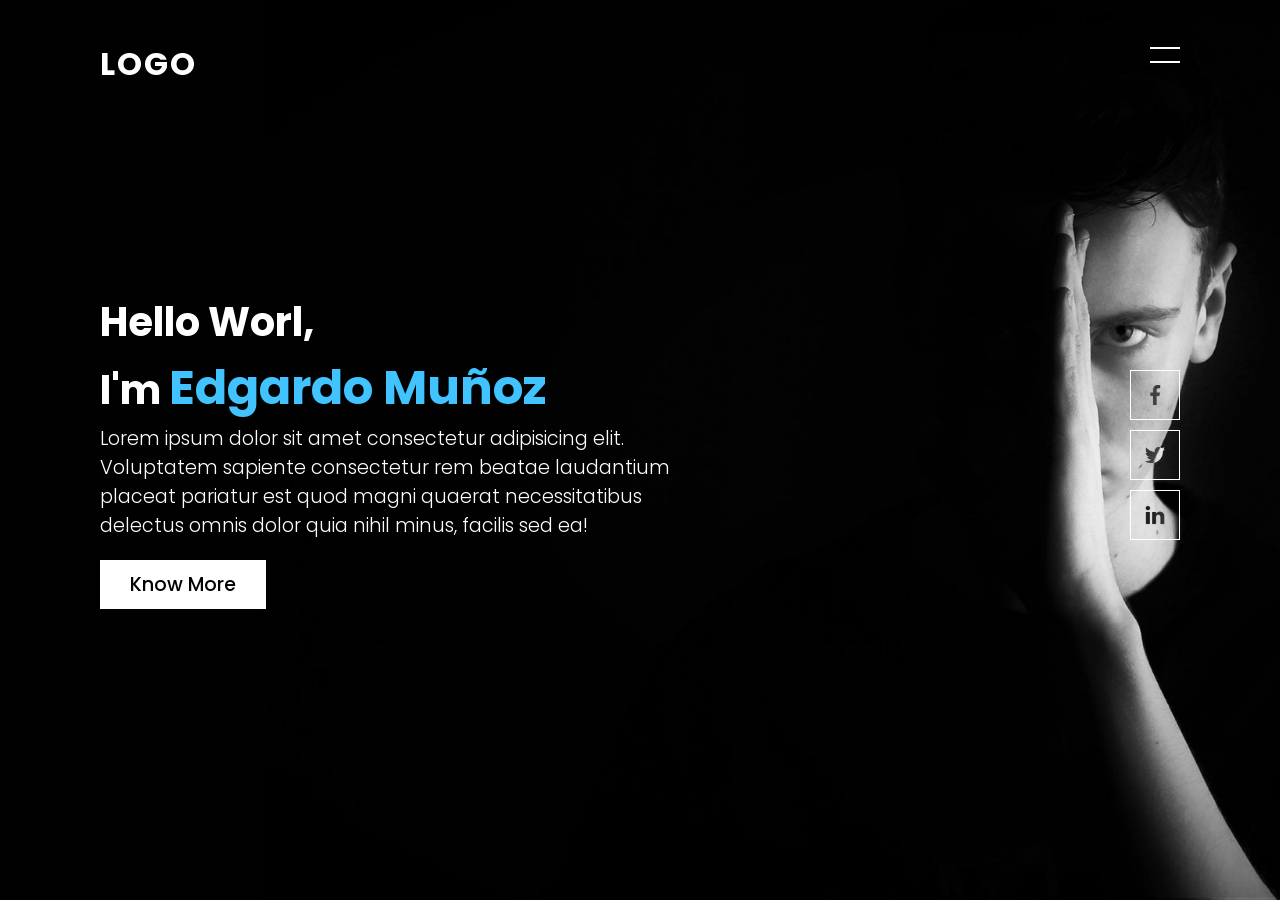
<file: index.html>
<!DOCTYPE html>
<html lang="en">
<head>
  <meta charset="UTF-8">
  <meta name="viewport" content="width=device-width, initial-scale=1.0">
  <title>Practicando</title>
  <link rel="stylesheet" href="./styles.css">
</head>
<body>
  <section class="banner" id="sec">
    <header>
      <a href="#" class="logo">Logo</a>
      <div id="toggle" onclick='toggle()'></div>
    </header>
    <div class="content">
      <h2>Hello Worl, <br>I'm <span>Edgardo Muñoz</span></h2>
      <p>Lorem ipsum dolor sit amet consectetur adipisicing elit. Voluptatem sapiente consectetur rem beatae laudantium placeat pariatur est quod magni quaerat necessitatibus delectus omnis dolor quia nihil minus, facilis sed ea!</p>
      <a href="#">Know More</a>
    </div>
    <ul class="sci">
      <li><a href=""><img src="./assets/facebook.png" alt=""></a></li>
      <li><a href=""><img src="./assets/twitter.png" alt=""></a></li>
      <li><a href=""><img src="./assets/linkedin.png" alt=""></a></li>
    </ul>
  </section>
  <div id="navigation">
    <ul>
      <li><a href="#">Home</a></li>
      <li><a href="#">About</a></li>
      <li><a href="#">Services</a></li>
      <li><a href="#">Portafolio</a></li>
      <li><a href="#">Contact</a></li>
    </ul>
  </div>
  <script src="index.js"></script>
</body>
</html>
</file>
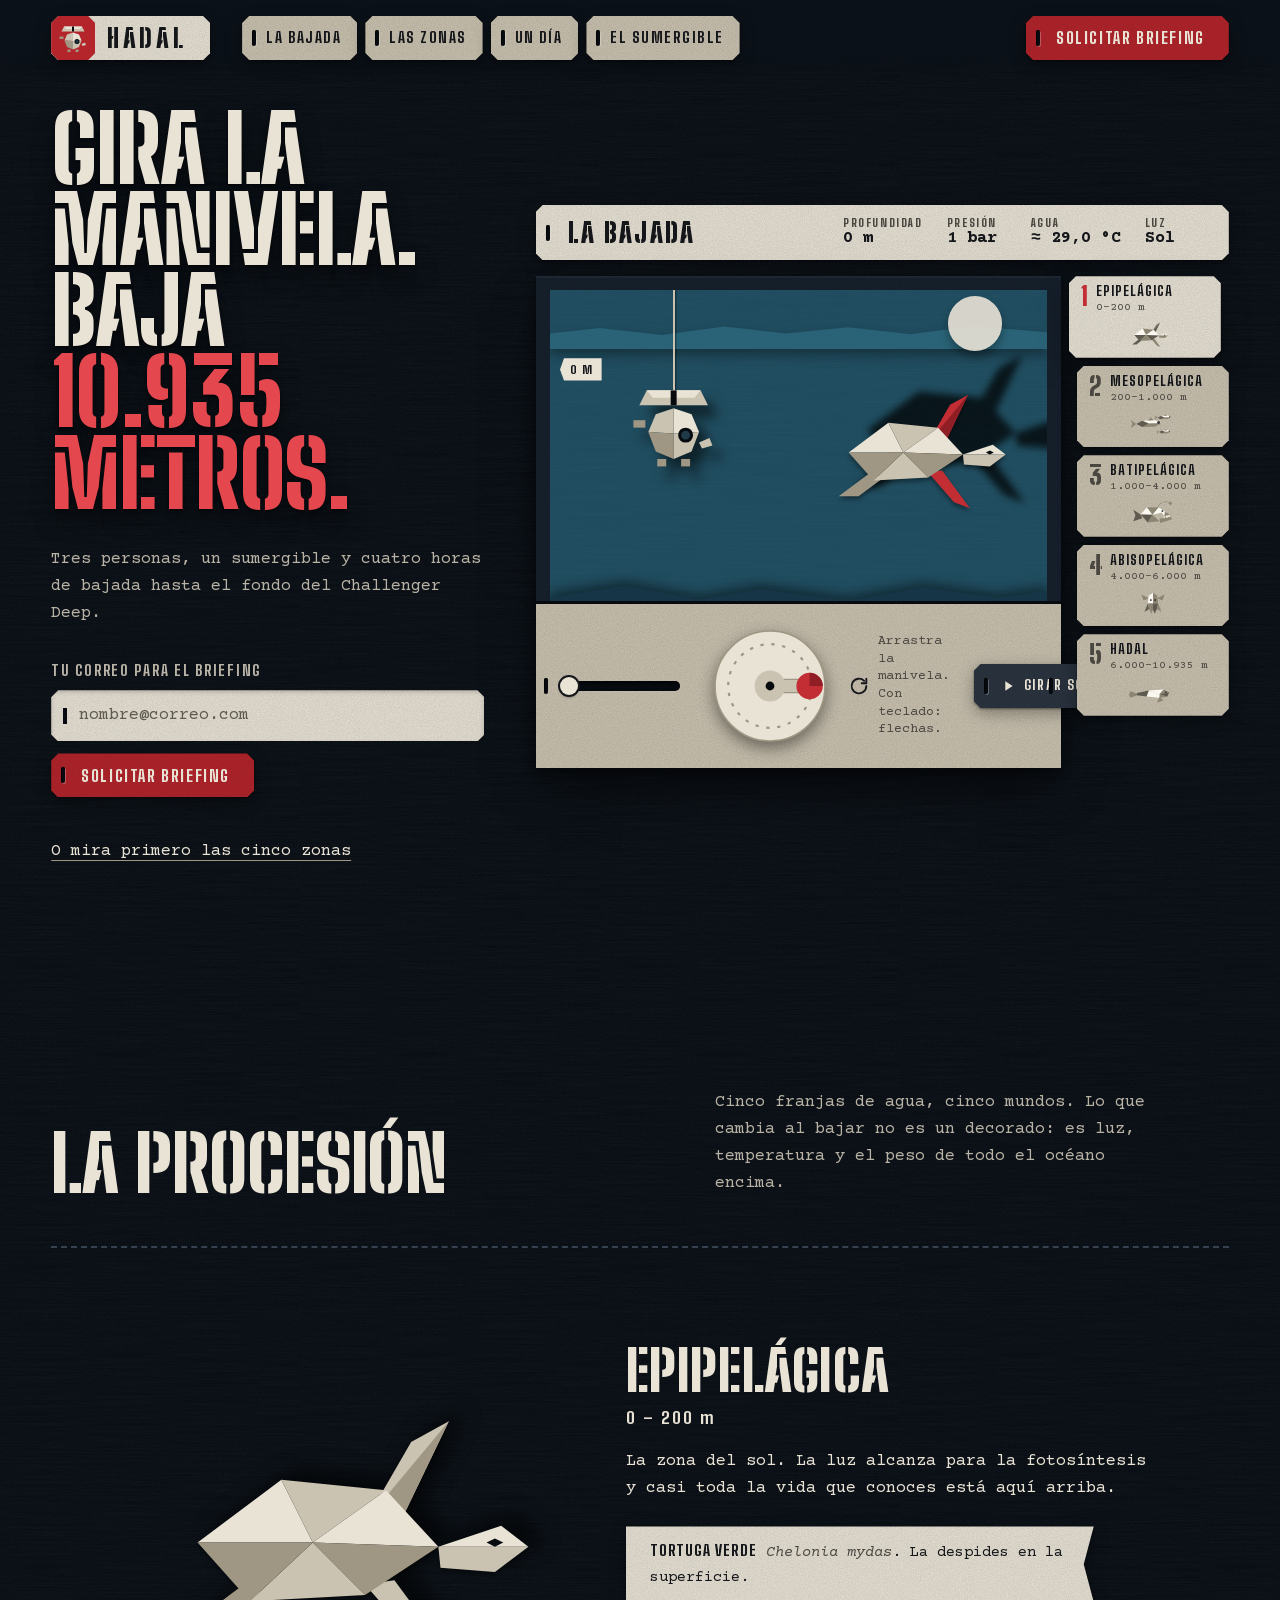
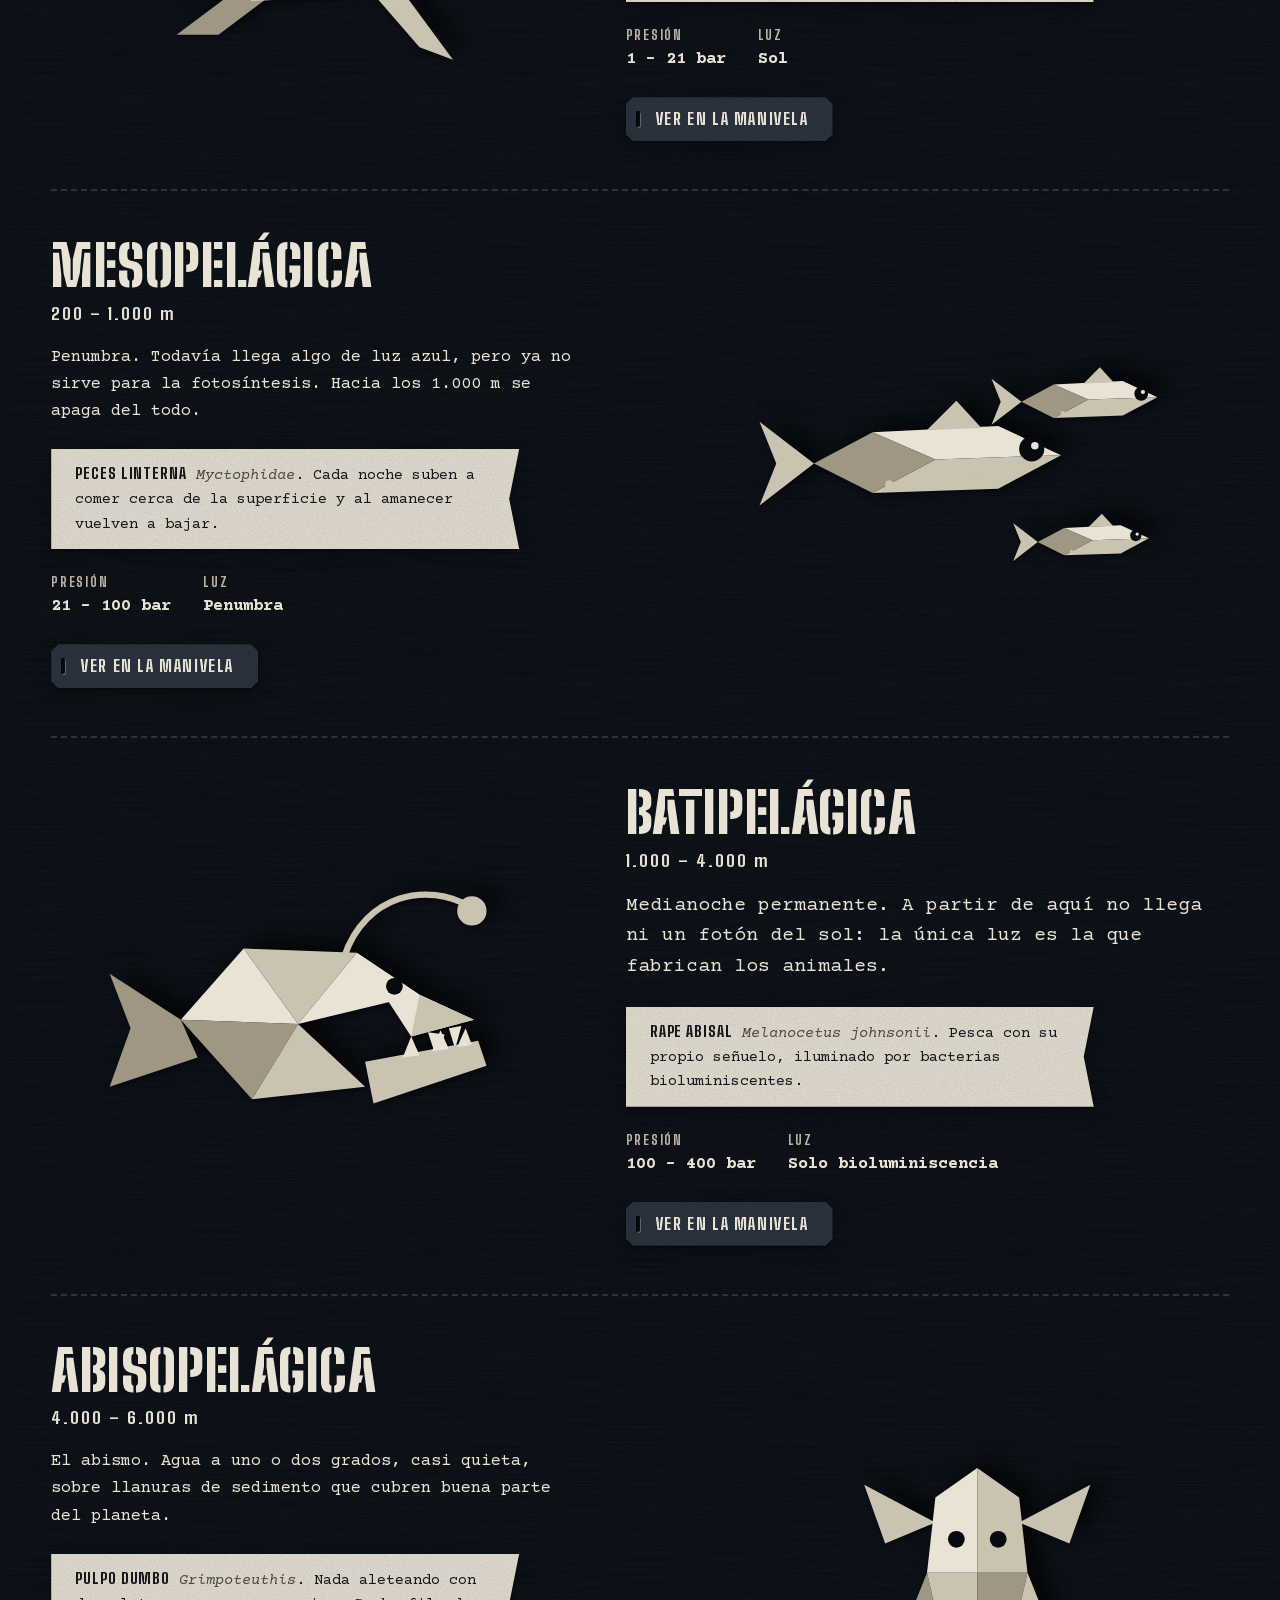
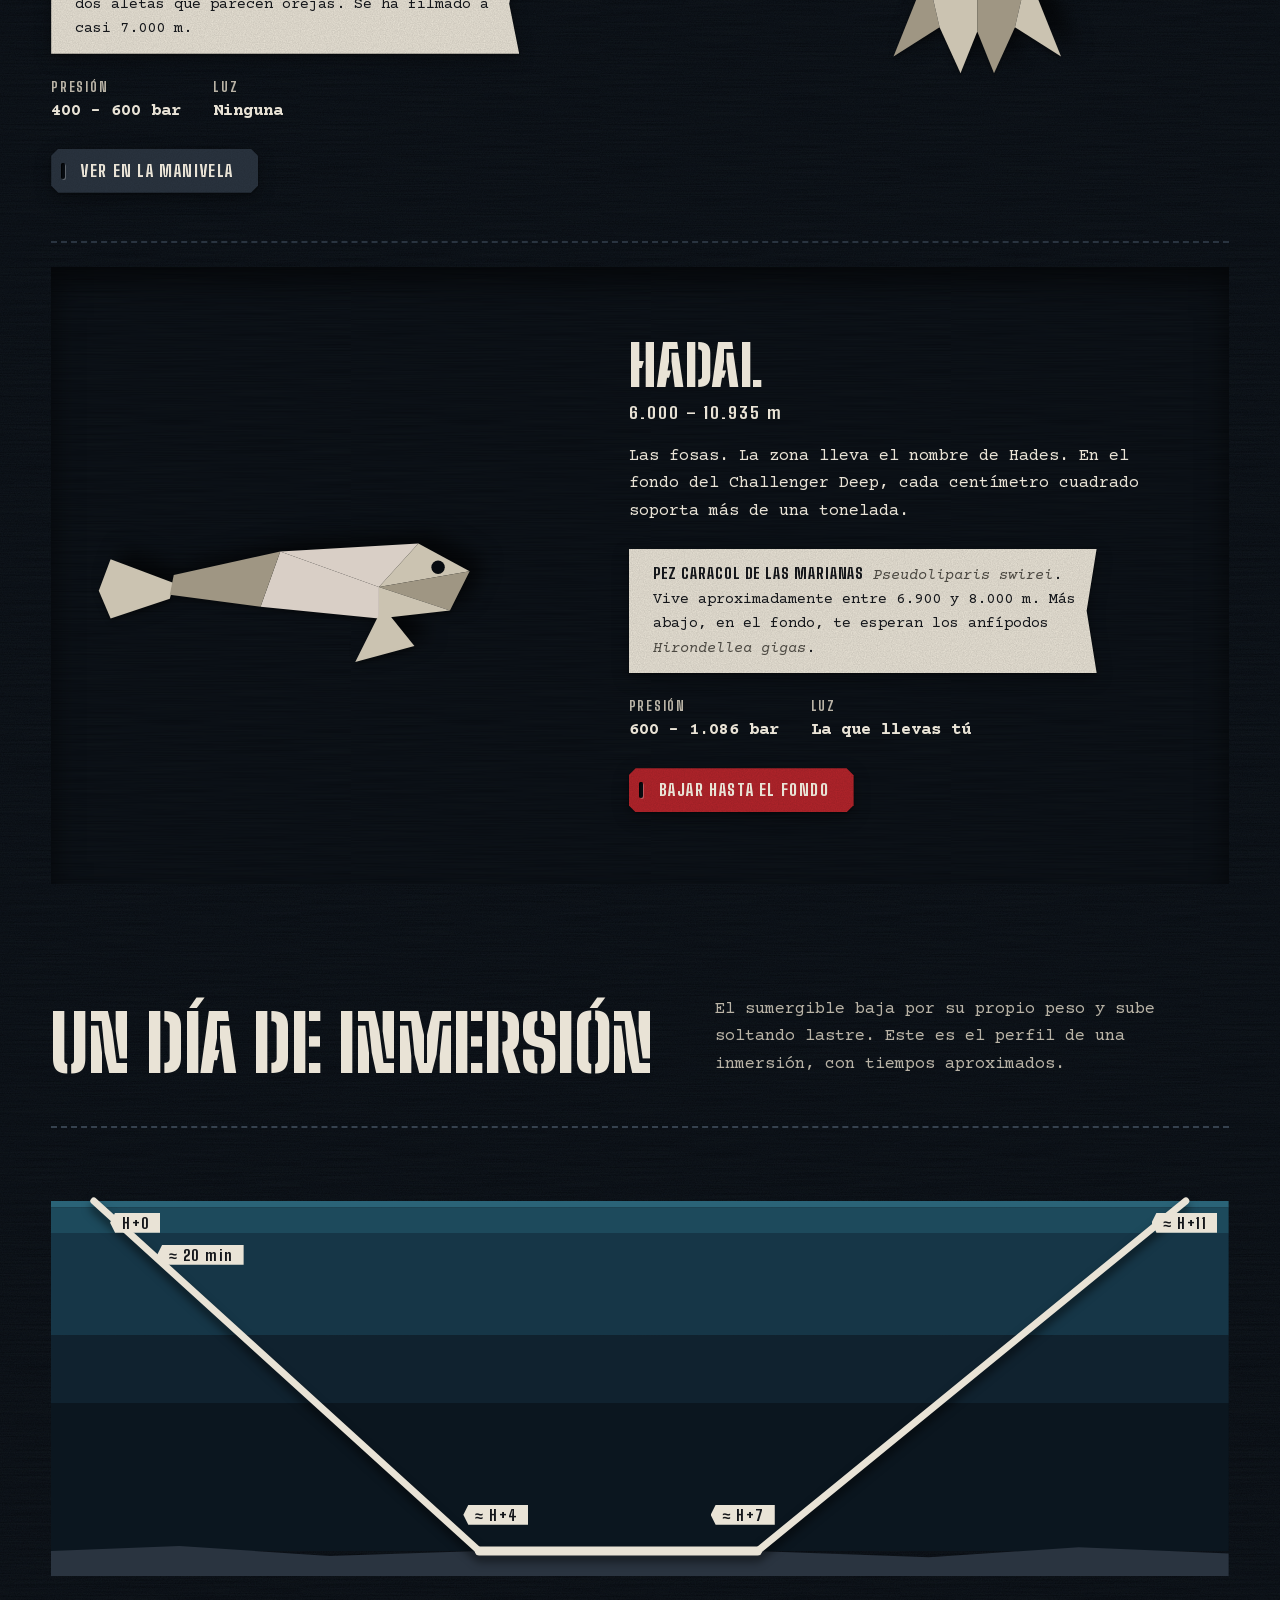
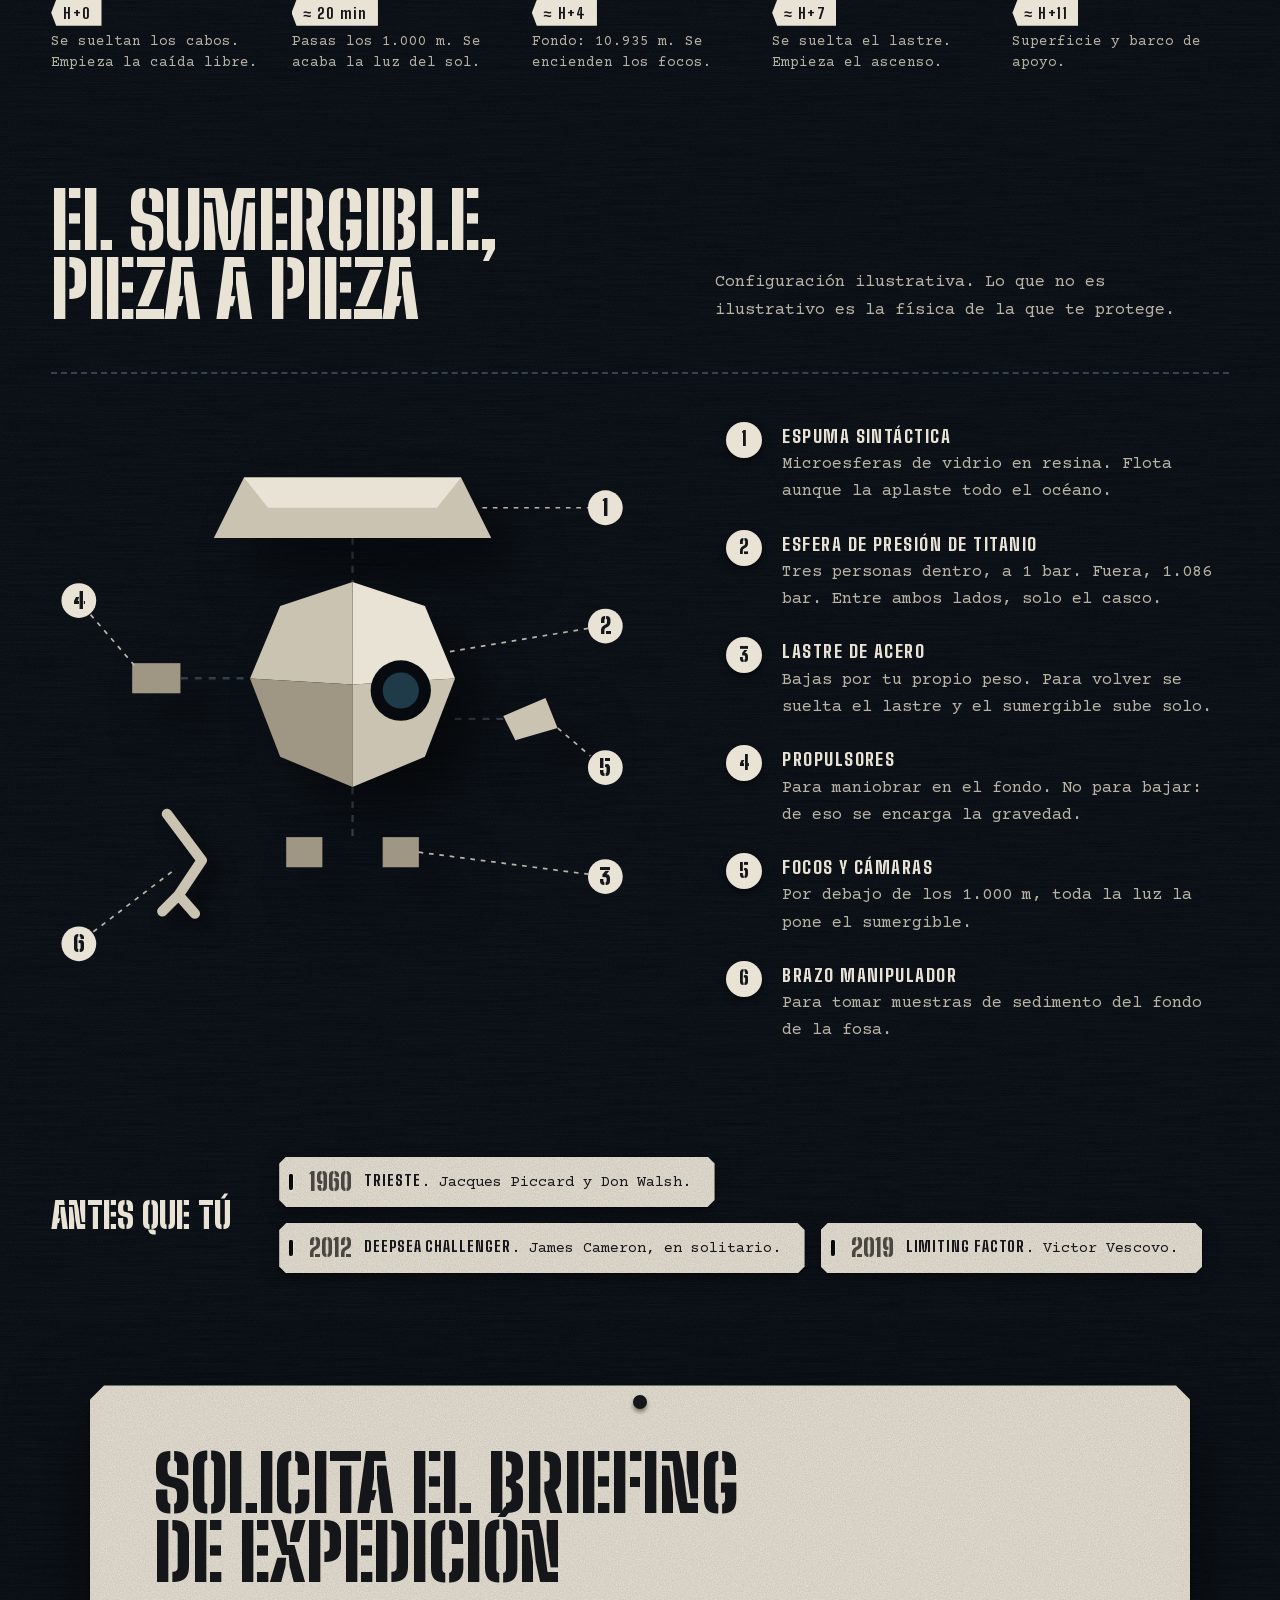
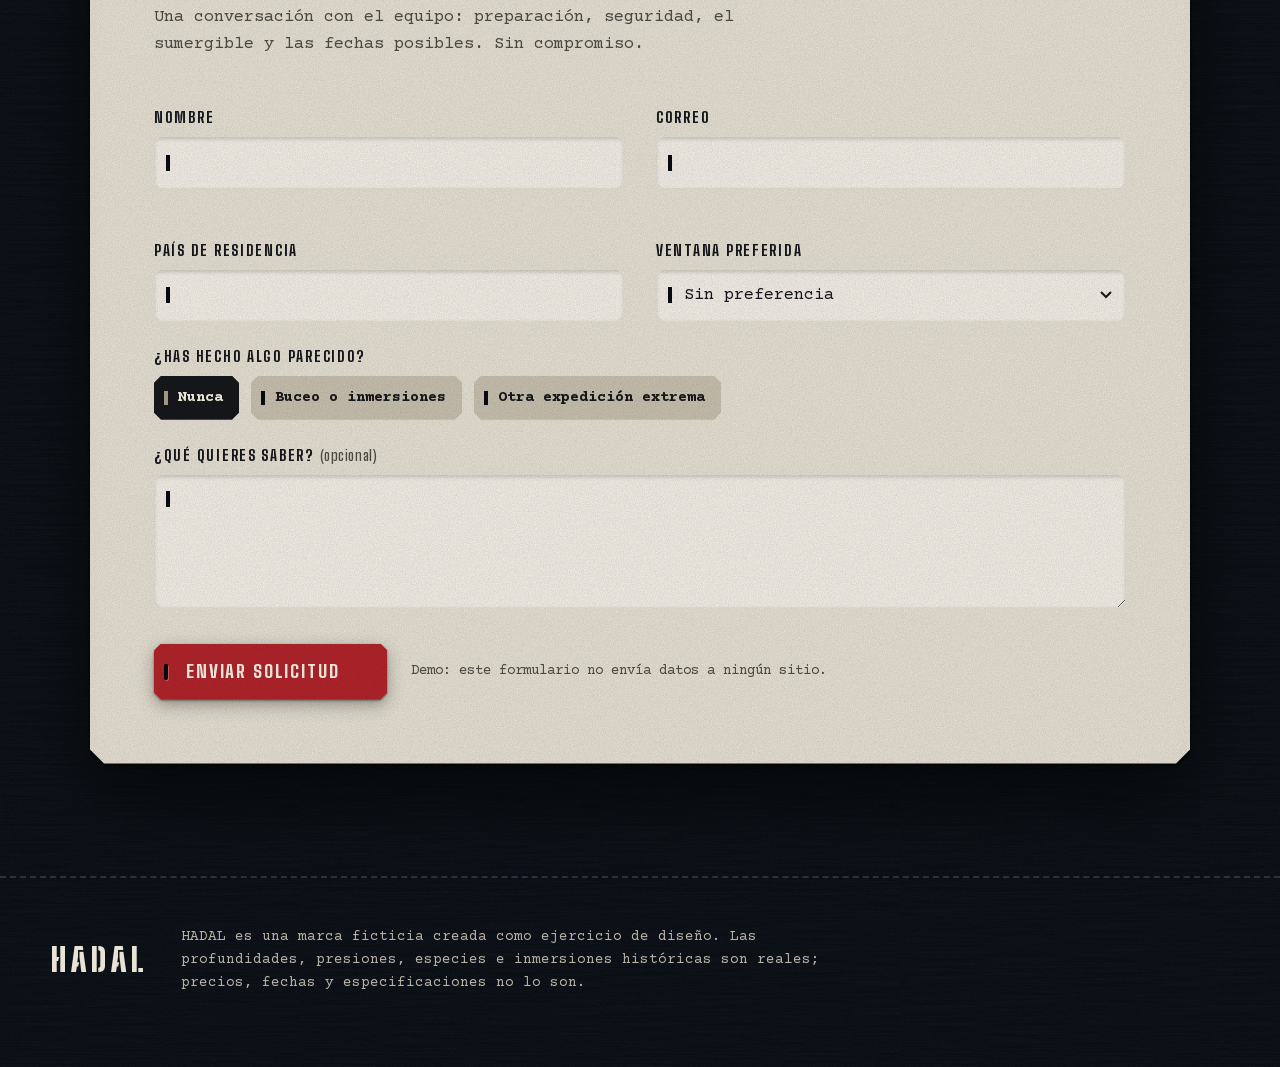
<file: hadal/index.html>
<!DOCTYPE html>
<html lang="es">
<head>
  <meta charset="UTF-8">
  <meta name="viewport" content="width=device-width, initial-scale=1.0">
  <title>HADAL — Expediciones al Challenger Deep</title>
  <meta name="description" content="Tres personas, un sumergible y 10.935 metros de océano. Gira la manivela y baja al fondo de la Fosa de las Marianas.">
  <meta name="theme-color" content="#0b1118">
  <link rel="preload" href="fonts/stencil-display.woff2" as="font" type="font/woff2" crossorigin>
  <link rel="preload" href="fonts/courier-prime.woff2" as="font" type="font/woff2" crossorigin>
  <link rel="stylesheet" href="styles.css">
</head>
<body>
  <svg class="defs" aria-hidden="true" focusable="false">
    <defs>
      <!-- Sea turtle, epipelagic -->
      <g id="art-turtle">
        <g class="link" style="--o: 150px 62px; --amp: 26deg">
          <polygon class="lk" points="150,60 172,22 190,12 166,62"/>
          <polygon class="lk-shade" points="150,60 166,62 190,12"/>
        </g>
        <g class="link" style="--o: 152px 90px; --amp: 18deg; --dir: -1">
          <polygon class="lk" points="150,90 176,120 192,126 164,88"/>
        </g>
        <polygon class="p3" points="92,90 60,114 80,114 104,96"/>
        <polygon class="p1" points="70,70 110,40 125,70"/>
        <polygon class="p2" points="110,40 160,45 125,70"/>
        <polygon class="p1" points="160,45 185,72 125,70"/>
        <polygon class="p3" points="185,72 150,95 125,70"/>
        <polygon class="p2" points="150,95 95,98 125,70"/>
        <polygon class="p3" points="95,98 70,70 125,70"/>
        <polygon class="p1" points="185,72 215,62 228,72"/>
        <polygon class="p2" points="185,72 228,72 212,84 186,82"/>
        <polygon class="ink" points="212,68 216,70 212,72 208,70"/>
      </g>

      <!-- Lanternfish school, mesopelagic -->
      <g id="art-lantern">
        <g id="lantern-one">
          <g class="link" style="--o: 42px 70px; --amp: 22deg">
            <polygon class="lk" points="42,70 16,50 24,70 16,90"/>
          </g>
          <polygon class="p1" points="70,55 130,52 160,66 100,68"/>
          <polygon class="p2" points="70,84 130,82 160,66 100,68"/>
          <polygon class="p3" points="42,70 70,55 100,68 70,84"/>
          <polygon class="p2" points="96,54 110,40 122,53"/>
          <circle class="ink" cx="146" cy="63" r="6"/>
          <circle class="p1" cx="147.5" cy="61.5" r="1.8"/>
          <circle class="lume" cx="78" cy="80" r="2"/>
          <circle class="lume" cx="92" cy="80" r="2"/>
          <circle class="lume" cx="106" cy="79" r="2"/>
          <circle class="lume" cx="120" cy="78" r="2"/>
        </g>
        <use href="#lantern-one" transform="translate(118 2) scale(.55)"/>
        <use href="#lantern-one" transform="translate(130 76) scale(.45)"/>
      </g>

      <!-- Anglerfish, bathypelagic -->
      <g id="art-angler">
        <polygon class="p3" points="62,72 28,50 38,76 28,104 70,90"/>
        <polygon class="p1" points="62,72 92,38 118,74"/>
        <polygon class="p2" points="92,38 146,40 118,74"/>
        <polygon class="p1" points="146,40 176,60 118,74"/>
        <polygon class="p3" points="62,72 118,74 96,110"/>
        <polygon class="p2" points="118,74 150,104 96,110"/>
        <polygon class="p1" points="146,40 176,60 202,72 172,80"/>
        <polygon class="p2" points="176,60 202,72 172,80"/>
        <polygon class="p1" points="180,78 184,90 188,79"/>
        <polygon class="p1" points="190,76 193,86 196,75"/>
        <circle class="ink" cx="164" cy="56" r="4"/>
        <g class="link" style="--o: 150px 92px; --amp: 15deg">
          <polygon class="lk" points="150,92 204,82 208,94 154,112"/>
          <polygon class="p1" points="168,90 172,80 176,89"/>
          <polygon class="p1" points="182,87 186,77 190,86"/>
          <polygon class="p1" points="194,85 198,76 201,84"/>
        </g>
        <g class="link" style="--o: 140px 42px; --amp: 12deg; --dir: -1">
          <path class="stalk" d="M140 42 C 150 12, 180 6, 200 18"/>
          <circle class="lk" cx="201" cy="20" r="7"/>
        </g>
      </g>

      <!-- Dumbo octopus, abyssopelagic -->
      <g id="art-dumbo">
        <g class="link" style="--o: 100px 48px; --amp: 24deg; --dir: -1">
          <polygon class="lk" points="100,48 66,30 76,58"/>
        </g>
        <g class="link" style="--o: 140px 48px; --amp: 24deg">
          <polygon class="lk" points="140,48 174,30 164,58"/>
        </g>
        <polygon class="p1" points="96,72 100,36 120,22 120,72"/>
        <polygon class="p2" points="144,72 140,36 120,22 120,72"/>
        <polygon class="p3" points="96,72 80,112 102,98"/>
        <polygon class="p2" points="96,72 102,98 112,120 120,100 120,72"/>
        <polygon class="p3" points="144,72 120,72 120,100 128,120 138,98"/>
        <polygon class="p2" points="144,72 138,98 160,112"/>
        <circle class="ink" cx="110" cy="56" r="4"/>
        <circle class="ink" cx="130" cy="56" r="4"/>
      </g>

      <!-- Mariana snailfish, hadal -->
      <g id="art-snail">
        <g class="link" style="--o: 46px 75px; --amp: 18deg">
          <polygon class="lk" points="46,74 14,62 8,78 14,92 44,82"/>
        </g>
        <polygon class="p1" points="100,58 170,54 150,76"/>
        <polygon class="p2" points="170,54 196,68 150,76"/>
        <polygon class="p3" points="196,68 186,88 150,76"/>
        <polygon class="p2" points="186,88 150,92 150,76"/>
        <polygon class="p1" points="150,92 90,86 100,58 150,76"/>
        <polygon class="p3" points="90,86 44,80 46,70 100,58"/>
        <circle class="ink" cx="180" cy="66" r="3.4"/>
        <g class="link" style="--o: 152px 86px; --amp: 20deg; --dir: -1">
          <polygon class="lk" points="152,86 138,114 168,106"/>
        </g>
      </g>

      <!-- Amphipods on the trench floor -->
      <g id="art-amphipods">
        <path class="amphi" d="M10 12 q 10 -10 22 -2 q -4 6 -12 7 z"/>
        <path class="amphi" d="M48 16 q 8 -8 18 -1 q -3 5 -10 5 z"/>
        <path class="amphi" d="M78 10 q 12 -12 26 -2 q -5 7 -14 8 z"/>
      </g>

      <!-- Submersible -->
      <g id="art-sub">
        <polygon class="p2" points="44,34 116,34 126,54 34,54"/>
        <polygon class="p1" points="44,34 116,34 108,44 52,44"/>
        <rect class="ink" x="76" y="34" width="8" height="20"/>
        <polygon class="p1" points="80,58 104,66 114,90 80,92"/>
        <polygon class="p2" points="80,58 56,66 46,90 80,92"/>
        <polygon class="p3" points="46,90 56,116 80,126 80,92"/>
        <polygon class="p2" points="114,90 104,116 80,126 80,92"/>
        <circle class="ink" cx="96" cy="94" r="10"/>
        <circle class="port" cx="96" cy="94" r="6"/>
        <rect class="p3" x="26" y="74" width="16" height="10"/>
        <polygon class="p2" points="114,104 128,98 132,108 118,112"/>
        <rect class="p3" x="58" y="126" width="12" height="10"/>
        <rect class="p3" x="90" y="126" width="12" height="10"/>
      </g>

      <!-- Paper grain -->
      <filter id="grain-blur"><feGaussianBlur stdDeviation="5"/></filter>
    </defs>
  </svg>

  <a class="skip" href="#bajada">Saltar a la bajada</a>

  <header class="topbar">
    <a class="brand tab" href="#top" aria-label="HADAL, inicio">
      <span class="brand-mark" aria-hidden="true">
        <svg viewBox="0 0 160 160"><use href="#art-sub"/></svg>
      </span>
      <span class="brand-word">Hadal</span>
    </a>
    <nav class="mainnav" aria-label="Secciones">
      <a class="tab" href="#bajada">La bajada</a>
      <a class="tab" href="#zonas">Las zonas</a>
      <a class="tab" href="#un-dia">Un día</a>
      <a class="tab" href="#sumergible">El sumergible</a>
    </nav>
    <a class="tab tab--crimson topbar-cta" href="#briefing">Solicitar briefing</a>
  </header>

  <main id="top">
    <section class="hero" id="bajada" aria-labelledby="hero-title">
      <div class="hero-copy">
        <h1 class="display" id="hero-title">
          <span>Gira la</span>
          <span>manivela.</span>
          <span>Baja</span>
          <span class="display-crimson">10.935 metros.</span>
        </h1>
        <p class="lede">Tres personas, un sumergible y cuatro horas de bajada hasta el fondo del Challenger Deep.</p>
        <form class="quick" id="quick-form" novalidate>
          <label class="quick-label" for="quick-email">Tu correo para el briefing</label>
          <div class="quick-row">
            <input class="field" id="quick-email" name="email" type="email" autocomplete="email" placeholder="nombre@correo.com" required aria-describedby="quick-msg">
            <button class="tab tab--crimson" type="submit">Solicitar briefing</button>
          </div>
          <p class="quick-msg" id="quick-msg" aria-live="polite"></p>
        </form>
        <a class="textlink" href="#zonas">O mira primero las cinco zonas</a>
      </div>

      <div class="automaton" id="automaton">
        <div class="readout tab tab--flat">
          <p class="readout-title">La bajada</p>
          <dl class="readout-data">
            <div><dt>Profundidad</dt><dd><span id="r-depth">0</span> m</dd></div>
            <div><dt>Presión</dt><dd><span id="r-pressure">1</span> bar</dd></div>
            <div><dt>Agua</dt><dd>≈ <span id="r-temp">29</span> °C</dd></div>
            <div><dt>Luz</dt><dd id="r-light">Sol</dd></div>
          </dl>
        </div>

        <div class="box">
          <div class="window" id="window">
            <div class="column" id="column">
              <div class="stratum" data-zone="0">
                <svg class="surface" viewBox="0 0 400 40" preserveAspectRatio="none" aria-hidden="true"><path d="M0 18 L40 10 L90 20 L140 8 L190 18 L240 9 L290 19 L340 7 L400 16 L400 40 L0 40 Z"/></svg>
                <span class="sun" aria-hidden="true"></span>
                <span class="mark">0 m</span>
                <div class="figure" data-fig="0">
                  <svg class="cast" viewBox="0 0 240 140" aria-hidden="true"><use href="#art-turtle"/></svg>
                  <svg class="art" viewBox="0 0 240 140" role="img" aria-label="Tortuga verde de papel"><use href="#art-turtle"/></svg>
                </div>
              </div>
              <div class="stratum" data-zone="1">
                <svg class="edge" viewBox="0 0 400 40" preserveAspectRatio="none" aria-hidden="true"><path d="M0 22 L60 8 L120 24 L170 12 L240 26 L300 10 L360 22 L400 14 L400 40 L0 40 Z"/></svg>
                <span class="mark">200 m</span>
                <div class="figure" data-fig="1">
                  <svg class="cast" viewBox="0 0 240 140" aria-hidden="true"><use href="#art-lantern"/></svg>
                  <svg class="art" viewBox="0 0 240 140" role="img" aria-label="Peces linterna de papel"><use href="#art-lantern"/></svg>
                </div>
              </div>
              <div class="stratum" data-zone="2">
                <svg class="edge" viewBox="0 0 400 40" preserveAspectRatio="none" aria-hidden="true"><path d="M0 14 L50 26 L110 10 L180 24 L230 12 L290 26 L350 10 L400 22 L400 40 L0 40 Z"/></svg>
                <span class="mark">1.000 m</span>
                <div class="figure" data-fig="2">
                  <svg class="cast" viewBox="0 0 240 140" aria-hidden="true"><use href="#art-angler"/></svg>
                  <svg class="art" viewBox="0 0 240 140" role="img" aria-label="Rape abisal de papel"><use href="#art-angler"/></svg>
                </div>
              </div>
              <div class="stratum" data-zone="3">
                <svg class="edge" viewBox="0 0 400 40" preserveAspectRatio="none" aria-hidden="true"><path d="M0 24 L70 10 L130 22 L200 8 L260 24 L320 12 L400 24 L400 40 L0 40 Z"/></svg>
                <span class="mark">4.000 m</span>
                <div class="figure" data-fig="3">
                  <svg class="cast" viewBox="0 0 240 140" aria-hidden="true"><use href="#art-dumbo"/></svg>
                  <svg class="art" viewBox="0 0 240 140" role="img" aria-label="Pulpo dumbo de papel"><use href="#art-dumbo"/></svg>
                </div>
              </div>
              <div class="stratum" data-zone="4">
                <svg class="edge" viewBox="0 0 400 40" preserveAspectRatio="none" aria-hidden="true"><path d="M0 12 L40 24 L100 8 L160 26 L220 10 L280 22 L340 8 L400 20 L400 40 L0 40 Z"/></svg>
                <span class="mark">6.000 m</span>
                <div class="figure" data-fig="4">
                  <svg class="cast" viewBox="0 0 240 140" aria-hidden="true"><use href="#art-snail"/></svg>
                  <svg class="art" viewBox="0 0 240 140" role="img" aria-label="Pez caracol de las Marianas de papel"><use href="#art-snail"/></svg>
                </div>
                <div class="seabed">
                  <svg viewBox="0 0 400 60" preserveAspectRatio="none" aria-hidden="true"><path d="M0 26 L50 14 L90 28 L150 18 L210 30 L270 16 L330 26 L400 12 L400 60 L0 60 Z"/></svg>
                  <svg class="amphipods" viewBox="0 0 110 24" aria-hidden="true"><use href="#art-amphipods"/></svg>
                  <span class="mark mark--floor">10.935 m · fondo</span>
                </div>
              </div>
            </div>

            <div class="rig" aria-hidden="true">
              <span class="thread"></span>
              <div class="sub">
                <span class="lamp"></span>
                <svg viewBox="0 0 160 160"><use href="#art-sub"/></svg>
              </div>
            </div>
          </div>

          <div class="box-front">
            <div class="slot" aria-hidden="true"><span class="slot-pin"></span></div>
            <div class="crank-wrap">
              <svg class="crank" id="crank" viewBox="0 0 120 120" tabindex="0" role="slider"
                   aria-label="Manivela de profundidad" aria-valuemin="0" aria-valuemax="10935" aria-valuenow="0"
                   aria-valuetext="0 metros, zona epipelágica" aria-describedby="crank-help">
                <circle class="crank-plate" cx="60" cy="60" r="50"/>
                <circle class="crank-ring" cx="60" cy="60" r="38"/>
                <g class="crank-arm">
                  <rect x="56" y="54" width="44" height="12" rx="2"/>
                  <circle class="crank-hub" cx="60" cy="60" r="14"/>
                  <circle class="crank-hole" cx="60" cy="60" r="4"/>
                  <circle class="crank-knob" cx="96" cy="60" r="12"/>
                  <path class="crank-knob-fold" d="M96 48 A12 12 0 0 1 108 60 L96 60 Z"/>
                </g>
              </svg>
              <p class="crank-help" id="crank-help">
                <svg viewBox="0 0 24 24" aria-hidden="true"><path d="M20 12a8 8 0 1 1-2.34-5.66"/><path d="M20 4v5h-5"/></svg>
                Arrastra la manivela. Con teclado: flechas.
              </p>
            </div>
            <button class="tab tab--ash autoplay" id="autoplay" type="button" aria-pressed="false">
              <svg viewBox="0 0 24 24" aria-hidden="true"><path class="i-play" d="M8 5l11 7-11 7z"/><path class="i-pause" d="M7 5h4v14H7zM13 5h4v14h-4z"/></svg>
              <span>Girar sola</span>
            </button>
          </div>
        </div>

        <ol class="keyframes" aria-label="Saltar a una zona">
          <li><button type="button" data-goto="0"><span class="kf-num">1</span><span class="kf-name">Epipelágica</span><span class="kf-range">0–200 m</span><svg viewBox="0 0 240 140" aria-hidden="true"><use href="#art-turtle"/></svg></button></li>
          <li><button type="button" data-goto="1"><span class="kf-num">2</span><span class="kf-name">Mesopelágica</span><span class="kf-range">200–1.000 m</span><svg viewBox="0 0 240 140" aria-hidden="true"><use href="#art-lantern"/></svg></button></li>
          <li><button type="button" data-goto="2"><span class="kf-num">3</span><span class="kf-name">Batipelágica</span><span class="kf-range">1.000–4.000 m</span><svg viewBox="0 0 240 140" aria-hidden="true"><use href="#art-angler"/></svg></button></li>
          <li><button type="button" data-goto="3"><span class="kf-num">4</span><span class="kf-name">Abisopelágica</span><span class="kf-range">4.000–6.000 m</span><svg viewBox="0 0 240 140" aria-hidden="true"><use href="#art-dumbo"/></svg></button></li>
          <li><button type="button" data-goto="4"><span class="kf-num">5</span><span class="kf-name">Hadal</span><span class="kf-range">6.000–10.935 m</span><svg viewBox="0 0 240 140" aria-hidden="true"><use href="#art-snail"/></svg></button></li>
        </ol>
      </div>
    </section>

    <section class="zones" id="zonas" aria-labelledby="zonas-title">
      <header class="section-head">
        <h2 class="h2" id="zonas-title">La procesión</h2>
        <p class="section-lede">Cinco franjas de agua, cinco mundos. Lo que cambia al bajar no es un decorado: es luz, temperatura y el peso de todo el océano encima.</p>
      </header>

      <article class="zone" data-zone="0">
        <svg class="zone-art" viewBox="0 0 240 140" aria-hidden="true"><use href="#art-turtle"/></svg>
        <div class="zone-body">
          <h3 class="zone-name">Epipelágica</h3>
          <p class="zone-range">0 – 200 m</p>
          <p class="zone-text">La zona del sol. La luz alcanza para la fotosíntesis y casi toda la vida que conoces está aquí arriba.</p>
          <p class="strip"><strong>Tortuga verde</strong> <em>Chelonia mydas</em>. La despides en la superficie.</p>
          <dl class="facts">
            <div><dt>Presión</dt><dd>1 – 21 bar</dd></div>
            <div><dt>Luz</dt><dd>Sol</dd></div>
          </dl>
          <button class="tab tab--ash goto" type="button" data-goto="0">Ver en la manivela</button>
        </div>
      </article>

      <article class="zone zone--flip" data-zone="1">
        <svg class="zone-art" viewBox="0 0 240 140" aria-hidden="true"><use href="#art-lantern"/></svg>
        <div class="zone-body">
          <h3 class="zone-name">Mesopelágica</h3>
          <p class="zone-range">200 – 1.000 m</p>
          <p class="zone-text">Penumbra. Todavía llega algo de luz azul, pero ya no sirve para la fotosíntesis. Hacia los 1.000 m se apaga del todo.</p>
          <p class="strip"><strong>Peces linterna</strong> <em>Myctophidae</em>. Cada noche suben a comer cerca de la superficie y al amanecer vuelven a bajar.</p>
          <dl class="facts">
            <div><dt>Presión</dt><dd>21 – 100 bar</dd></div>
            <div><dt>Luz</dt><dd>Penumbra</dd></div>
          </dl>
          <button class="tab tab--ash goto" type="button" data-goto="1">Ver en la manivela</button>
        </div>
      </article>

      <article class="zone zone--big" data-zone="2">
        <svg class="zone-art" viewBox="0 0 240 140" aria-hidden="true"><use href="#art-angler"/></svg>
        <div class="zone-body">
          <h3 class="zone-name">Batipelágica</h3>
          <p class="zone-range">1.000 – 4.000 m</p>
          <p class="zone-text">Medianoche permanente. A partir de aquí no llega ni un fotón del sol: la única luz es la que fabrican los animales.</p>
          <p class="strip"><strong>Rape abisal</strong> <em>Melanocetus johnsonii</em>. Pesca con su propio señuelo, iluminado por bacterias bioluminiscentes.</p>
          <dl class="facts">
            <div><dt>Presión</dt><dd>100 – 400 bar</dd></div>
            <div><dt>Luz</dt><dd>Solo bioluminiscencia</dd></div>
          </dl>
          <button class="tab tab--ash goto" type="button" data-goto="2">Ver en la manivela</button>
        </div>
      </article>

      <article class="zone zone--flip" data-zone="3">
        <svg class="zone-art" viewBox="0 0 240 140" aria-hidden="true"><use href="#art-dumbo"/></svg>
        <div class="zone-body">
          <h3 class="zone-name">Abisopelágica</h3>
          <p class="zone-range">4.000 – 6.000 m</p>
          <p class="zone-text">El abismo. Agua a uno o dos grados, casi quieta, sobre llanuras de sedimento que cubren buena parte del planeta.</p>
          <p class="strip"><strong>Pulpo dumbo</strong> <em>Grimpoteuthis</em>. Nada aleteando con dos aletas que parecen orejas. Se ha filmado a casi 7.000 m.</p>
          <dl class="facts">
            <div><dt>Presión</dt><dd>400 – 600 bar</dd></div>
            <div><dt>Luz</dt><dd>Ninguna</dd></div>
          </dl>
          <button class="tab tab--ash goto" type="button" data-goto="3">Ver en la manivela</button>
        </div>
      </article>

      <article class="zone zone--hadal" data-zone="4">
        <svg class="zone-art" viewBox="0 0 240 140" aria-hidden="true"><use href="#art-snail"/></svg>
        <div class="zone-body">
          <h3 class="zone-name">Hadal</h3>
          <p class="zone-range">6.000 – 10.935 m</p>
          <p class="zone-text">Las fosas. La zona lleva el nombre de Hades. En el fondo del Challenger Deep, cada centímetro cuadrado soporta más de una tonelada.</p>
          <p class="strip"><strong>Pez caracol de las Marianas</strong> <em>Pseudoliparis swirei</em>. Vive aproximadamente entre 6.900 y 8.000 m. Más abajo, en el fondo, te esperan los anfípodos <em>Hirondellea gigas</em>.</p>
          <dl class="facts">
            <div><dt>Presión</dt><dd>600 – 1.086 bar</dd></div>
            <div><dt>Luz</dt><dd>La que llevas tú</dd></div>
          </dl>
          <button class="tab tab--crimson goto" type="button" data-goto="4">Bajar hasta el fondo</button>
        </div>
      </article>
    </section>

    <section class="day" id="un-dia" aria-labelledby="dia-title">
      <header class="section-head">
        <h2 class="h2" id="dia-title">Un día de inmersión</h2>
        <p class="section-lede">El sumergible baja por su propio peso y sube soltando lastre. Este es el perfil de una inmersión, con tiempos aproximados.</p>
      </header>
      <div class="profile">
        <svg class="profile-art" viewBox="0 0 1100 320" preserveAspectRatio="none" aria-hidden="true">
          <rect class="band band-0" x="0" y="20" width="1100" height="5.2"/>
          <rect class="band band-1" x="0" y="25.1" width="1100" height="20.6"/>
          <rect class="band band-2" x="0" y="45.6" width="1100" height="82"/>
          <rect class="band band-3" x="0" y="127.5" width="1100" height="54.2"/>
          <rect class="band band-4" x="0" y="181.6" width="1100" height="118.4"/>
          <path class="band-rock" d="M0 300 L120 296 L260 304 L400 300 L660 300 L820 305 L960 297 L1100 302 L1100 320 L0 320 Z"/>
          <polyline class="profile-path" points="40,20 400,300 660,300 1060,20"/>
          <line class="profile-floor" x1="400" y1="300" x2="660" y2="300"/>
        </svg>
        <ol class="profile-marks" aria-hidden="true">
          <li style="--x: 5%; --y: 9%"><span class="stop-time">H+0</span></li>
          <li style="--x: 9%; --y: 17%"><span class="stop-time">≈ 20 min</span></li>
          <li style="--x: 35%; --y: 82%"><span class="stop-time">≈ H+4</span></li>
          <li style="--x: 56%; --y: 82%"><span class="stop-time">≈ H+7</span></li>
          <li class="mark-end" style="--y: 9%"><span class="stop-time">≈ H+11</span></li>
        </ol>
      </div>
      <ol class="stop-list">
        <li><span class="stop-time">H+0</span><span class="stop-text">Se sueltan los cabos. Empieza la caída libre.</span></li>
        <li><span class="stop-time">≈ 20 min</span><span class="stop-text">Pasas los 1.000 m. Se acaba la luz del sol.</span></li>
        <li><span class="stop-time">≈ H+4</span><span class="stop-text">Fondo: 10.935 m. Se encienden los focos.</span></li>
        <li><span class="stop-time">≈ H+7</span><span class="stop-text">Se suelta el lastre. Empieza el ascenso.</span></li>
        <li><span class="stop-time">≈ H+11</span><span class="stop-text">Superficie y barco de apoyo.</span></li>
      </ol>
    </section>

    <section class="vessel" id="sumergible" aria-labelledby="sub-title">
      <header class="section-head">
        <h2 class="h2" id="sub-title">El sumergible, pieza a pieza</h2>
        <p class="section-lede">Configuración ilustrativa. Lo que no es ilustrativo es la física de la que te protege.</p>
      </header>
      <div class="vessel-grid">
        <div class="kit" aria-hidden="true">
          <svg viewBox="0 0 520 460">
            <path class="kit-axis" d="M260 62 V100 M260 277 V320 M112 183 H171 M348 218 H390"/>
            <g class="kit-part" transform="translate(52 -78.4) scale(2.6)"><polygon class="p2" points="44,34 116,34 126,54 34,54"/><polygon class="p1" points="44,34 116,34 108,44 52,44"/></g>
            <g class="kit-part" transform="translate(52 -50.8) scale(2.6)">
              <polygon class="p1" points="80,58 104,66 114,90 80,92"/><polygon class="p2" points="80,58 56,66 46,90 80,92"/><polygon class="p3" points="46,90 56,116 80,126 80,92"/><polygon class="p2" points="114,90 104,116 80,126 80,92"/><circle class="ink" cx="96" cy="94" r="10"/><circle class="port" cx="96" cy="94" r="6"/>
            </g>
            <g class="kit-part" transform="translate(2.4 -22.4) scale(2.6)"><rect class="p3" x="26" y="74" width="16" height="10"/></g>
            <g class="kit-part" transform="translate(93.6 -54.8) scale(2.6)"><polygon class="p2" points="114,104 128,98 132,108 118,112"/></g>
            <g class="kit-part" transform="translate(52 -7.6) scale(2.6)"><rect class="p3" x="58" y="126" width="12" height="10"/><rect class="p3" x="90" y="126" width="12" height="10"/></g>
            <g class="kit-part" transform="translate(40 300)"><path class="arm" d="M60 0 L90 40 L70 70 M70 70 L56 84 M70 70 L84 86"/></g>
            <g class="kit-pin"><line x1="372" y1="36" x2="463" y2="36"/><circle cx="478" cy="36" r="15"/><text x="478" y="43">1</text></g>
            <g class="kit-pin"><line x1="344" y1="160" x2="463" y2="140"/><circle cx="478" cy="138" r="15"/><text x="478" y="145">2</text></g>
            <g class="kit-pin"><line x1="317" y1="333" x2="463" y2="352"/><circle cx="478" cy="354" r="15"/><text x="478" y="361">3</text></g>
            <g class="kit-pin"><line x1="72" y1="172" x2="34" y2="128"/><circle cx="24" cy="116" r="15"/><text x="24" y="123">4</text></g>
            <g class="kit-pin"><line x1="437" y1="226" x2="465" y2="250"/><circle cx="478" cy="260" r="15"/><text x="478" y="267">5</text></g>
            <g class="kit-pin"><line x1="104" y1="350" x2="36" y2="402"/><circle cx="24" cy="412" r="15"/><text x="24" y="419">6</text></g>
          </svg>
        </div>
        <ol class="parts">
          <li><span class="part-num">1</span><div><h3>Espuma sintáctica</h3><p>Microesferas de vidrio en resina. Flota aunque la aplaste todo el océano.</p></div></li>
          <li><span class="part-num">2</span><div><h3>Esfera de presión de titanio</h3><p>Tres personas dentro, a 1 bar. Fuera, 1.086 bar. Entre ambos lados, solo el casco.</p></div></li>
          <li><span class="part-num">3</span><div><h3>Lastre de acero</h3><p>Bajas por tu propio peso. Para volver se suelta el lastre y el sumergible sube solo.</p></div></li>
          <li><span class="part-num">4</span><div><h3>Propulsores</h3><p>Para maniobrar en el fondo. No para bajar: de eso se encarga la gravedad.</p></div></li>
          <li><span class="part-num">5</span><div><h3>Focos y cámaras</h3><p>Por debajo de los 1.000 m, toda la luz la pone el sumergible.</p></div></li>
          <li><span class="part-num">6</span><div><h3>Brazo manipulador</h3><p>Para tomar muestras de sedimento del fondo de la fosa.</p></div></li>
        </ol>
      </div>
      <div class="before">
        <h3 class="before-title">Antes que tú</h3>
        <ul class="before-list">
          <li class="tab tab--flat"><span class="yr">1960</span><span><strong>Trieste</strong>. Jacques Piccard y Don Walsh.</span></li>
          <li class="tab tab--flat"><span class="yr">2012</span><span><strong>Deepsea Challenger</strong>. James Cameron, en solitario.</span></li>
          <li class="tab tab--flat"><span class="yr">2019</span><span><strong>Limiting Factor</strong>. Victor Vescovo.</span></li>
        </ul>
      </div>
    </section>

    <section class="brief" id="briefing" aria-labelledby="brief-title">
      <div class="sheet">
        <header class="sheet-head">
          <h2 class="h2 h2--ink" id="brief-title">Solicita el briefing de expedición</h2>
          <p>Una conversación con el equipo: preparación, seguridad, el sumergible y las fechas posibles. Sin compromiso.</p>
        </header>
        <form class="brief-form" id="brief-form" novalidate>
          <div class="f">
            <label for="b-name">Nombre</label>
            <input class="field field--ink" id="b-name" name="name" autocomplete="name" required aria-describedby="b-name-err">
            <p class="err" id="b-name-err"></p>
          </div>
          <div class="f">
            <label for="b-email">Correo</label>
            <input class="field field--ink" id="b-email" name="email" type="email" autocomplete="email" required aria-describedby="b-email-err">
            <p class="err" id="b-email-err"></p>
          </div>
          <div class="f">
            <label for="b-country">País de residencia</label>
            <input class="field field--ink" id="b-country" name="country" autocomplete="country-name">
          </div>
          <div class="f">
            <label for="b-window">Ventana preferida</label>
            <select class="field field--ink" id="b-window" name="window">
              <option>Sin preferencia</option>
              <option>Primera mitad del año</option>
              <option>Segunda mitad del año</option>
            </select>
          </div>
          <fieldset class="f f--wide">
            <legend>¿Has hecho algo parecido?</legend>
            <div class="choices">
              <label class="choice"><input type="radio" name="exp" value="none" checked><span>Nunca</span></label>
              <label class="choice"><input type="radio" name="exp" value="dive"><span>Buceo o inmersiones</span></label>
              <label class="choice"><input type="radio" name="exp" value="extreme"><span>Otra expedición extrema</span></label>
            </div>
          </fieldset>
          <div class="f f--wide">
            <label for="b-msg">¿Qué quieres saber? <span class="opt">(opcional)</span></label>
            <textarea class="field field--ink" id="b-msg" name="msg" rows="4"></textarea>
          </div>
          <div class="f f--wide submit-row">
            <button class="tab tab--crimson tab--big" type="submit" id="brief-submit">
              <svg class="spin" viewBox="0 0 120 120" aria-hidden="true"><circle cx="60" cy="60" r="16"/><rect x="56" y="54" width="44" height="12"/><circle cx="96" cy="60" r="12"/></svg>
              <span>Enviar solicitud</span>
            </button>
            <p class="demo-note">Demo: este formulario no envía datos a ningún sitio.</p>
          </div>
        </form>
        <div class="sent" id="sent" hidden tabindex="-1">
          <h3>Recibido.</h3>
          <p>Si esto fuera real, el equipo te escribiría a <strong id="sent-email"></strong> para agendar el briefing. Mientras tanto, la manivela sigue ahí arriba.</p>
          <a class="tab tab--ash" href="#bajada">Volver a bajar</a>
        </div>
      </div>
    </section>
  </main>

  <footer class="foot">
    <p class="foot-brand">Hadal</p>
    <p>HADAL es una marca ficticia creada como ejercicio de diseño. Las profundidades, presiones, especies e inmersiones históricas son reales; precios, fechas y especificaciones no lo son.</p>
  </footer>

  <script src="app.js"></script>
</body>
</html>
</file>
<file: styles.css>
@import url("https://fonts.googleapis.com/css?family=Poppins:200,300,400,500,600,800,900&display=swap");

* {
  margin: 0;
  padding: 0;
  box-sizing: border-box;
  font-family: "Poppins", sans-serif;
}

header {
  position: absolute;
  top: 0;
  left: 0;
  width: 100%;
  display: flex;
  justify-content: space-between;
  padding: 40px 100px;
  z-index: 10000;
  transition: 0.6s;
}

header .logo {
  position: relative;
  font-weight: 700;
  color: #fff;
  text-decoration: none;
  font-size: 2em;
  text-transform: uppercase;
  letter-spacing: 2px;
  transition: 0.6s;
}

header #toggle {
  position: relative;
  width: 30px;
  height: 30px;
  cursor: pointer;
}

header #toggle:before {
  content: '';
  position: absolute;
  top: 7px;
  width: 100%;
  height: 2px;
  background: #fff;
}

header #toggle:after {
  content: '';
  position: absolute;
  bottom: 7px;
  width: 100%;
  height: 2px;
  background: #fff;
}


.banner {
  position: relative;
  width: 100%;
  min-height: 100vh;
  padding: 100px;
  background: url(assets/bg.jpg);
  background-size: cover;
  display: flex;
  align-items: center;
  transition: 0.4s;
  z-index: 2;
}

.banner.active header #toggle:before {
  top: 50%;
  left: 50%;
  transform: translate(-50%, -50%) rotate(45deg);
}

.banner.active header #toggle:after {
  top: 50%;
  left: 50%;
  transform: translate(-50%, -50%) rotate(-45deg);
}

.banner.active {
  transform: translateX(-400px);
}

#navigation {
  position: fixed;
  top: 0;
  right: 0;
  width: 400px;
  height: 100vh;
  background: #40c3ff;
  z-index: 1;
  display: grid;
  place-items: center;
  transition: 0.5s;
}

#navigation.active {
  right: 0;
}

#navigation ul {
  position: relative;
  display: flex;
  flex-direction: column;
}

#navigation ul li {
  list-style: none;
}

#navigation ul li a {
  color: #fff;
  text-decoration: none;
  display: inline-block;
  font-size: 2em;
  font-weight: 600;
  text-transform: uppercase;
}

.content {
  max-width: 600px;
}

.content h2 {
  color: #fff;
  font-size: 2.5em;
}

.content h2 span {
  color: #40c3ff;
  font-size: 1.2em;
}

.content p {
  font-size: 1.2em;
  color: #fff;
  font-weight: 300;
}

.content a {
  position: relative;
  display: inline-block;
  margin-top: 20px;
  background: #fff;
  color: #000;
  padding: 10px 30px;
  text-decoration: none;
  font-size: 1.2em;
  font-weight: 500;
}

.sci {
  position: absolute;
  display: flex;
  flex-direction: column;
  right: 100px;
}

.sci li {
  list-style: none;
}

.sci li a {
  position: relative;
  display: grid;
  place-items: center;
  width: 50px;
  height: 50px;
  text-decoration: none;
  border: 1px solid #fff;
  margin: 10px 0 0
}

.sci li a:hover {
  background: #fff;
}

.sci li a img {
  max-width: 20px;
  filter: invert(1);
  mix-blend-mode: difference;
}

@media (max-width: 767px) {
  header {
    padding: 20px 50px;
  }

  .banner {
    padding: 100px 50px 150px;
  }

  .banner h2 {
    font-size:  1.8em;
  }

  .banner .content p,
  .banner .content a {
    font-size: 1em;
  }

  .banner.active {
    transform: translateX(-250px);
  }

  #navigation {
    width: 250px;
  }

  #navigation ul li a {
    font-size: 1.5em;
    margin: 5px 0;
  }

  .sci {
    position: absolute;
    bottom: 50px;
    right: initial;
    flex-direction: row;
  }

  .sci li a {
    margin: initial;
    margin-right: 10px;
  }

  
}
</file>
<file: hadal/styles.css>
@font-face {
  font-family: "Shoulders Stencil";
  src: url("fonts/stencil-display.woff2") format("woff2");
  font-weight: 100 900;
  font-display: swap;
}
@font-face {
  font-family: "Shoulders Text";
  src: url("fonts/shoulders-text.woff2") format("woff2");
  font-weight: 100 900;
  font-display: swap;
}
@font-face {
  font-family: "Courier Prime";
  src: url("fonts/courier-prime.woff2") format("woff2");
  font-weight: 400;
  font-display: swap;
}
@font-face {
  font-family: "Courier Prime";
  src: url("fonts/courier-prime-bold.woff2") format("woff2");
  font-weight: 700;
  font-display: swap;
}
@font-face {
  font-family: "Courier Prime";
  src: url("fonts/courier-prime-italic.woff2") format("woff2");
  font-weight: 400;
  font-style: italic;
  font-display: swap;
}

:root {
  --board: #0b1118;
  --board-raised: #111a24;
  --board-deep: #070b10;
  --board-ground: #04070b;
  --paper: #e9e3d6;
  --paper-2: #cbc3b1;
  --paper-3: #9f9683;
  --paper-grey: #b9b3a6;
  --ash: #2a3440;
  --ash-hi: #36424f;
  --ink: #020406;
  --ink-text: #14161a;
  --ink-muted: #4a4740;
  --crimson: #c22e34;
  --crimson-btn: #b3242b;
  --crimson-text: #e4484e;
  --zone-0: #1d4a5c;
  --zone-1: #163647;
  --zone-2: #10222f;
  --zone-3: #0b161f;
  --zone-4: #06090d;

  --f-display: "Shoulders Stencil", "Shoulders Text", sans-serif;
  --f-label: "Shoulders Text", sans-serif;
  --f-note: "Courier Prime", ui-monospace, monospace;

  --gutter: clamp(16px, 4vw, 56px);
  --s1: 4px; --s2: 8px; --s3: 12px; --s4: 16px; --s5: 24px; --s6: 32px; --s7: 48px; --s8: 72px; --s9: 112px;

  --lift: drop-shadow(0 2px 1px rgb(0 0 0 / .5)) drop-shadow(0 10px 14px rgb(0 0 0 / .38));
  --lift-sm: drop-shadow(0 1px 1px rgb(0 0 0 / .45)) drop-shadow(0 5px 8px rgb(0 0 0 / .32));
  --notch: polygon(7px 0, calc(100% - 7px) 0, 100% 7px, 100% calc(100% - 7px), calc(100% - 7px) 100%, 7px 100%, 0 calc(100% - 7px), 0 7px);
  --ease: cubic-bezier(.16, 1, .3, 1);

  --grain: url("data:image/svg+xml,%3Csvg xmlns='http://www.w3.org/2000/svg' width='220' height='220'%3E%3Cfilter id='n'%3E%3CfeTurbulence type='fractalNoise' baseFrequency='.85' numOctaves='3' stitchTiles='stitch'/%3E%3CfeColorMatrix values='0 0 0 0 .5 0 0 0 0 .5 0 0 0 0 .5 0 0 0 .55 0'/%3E%3C/filter%3E%3Crect width='100%25' height='100%25' filter='url(%23n)'/%3E%3C/svg%3E");
  --grain-dark: url("data:image/svg+xml,%3Csvg xmlns='http://www.w3.org/2000/svg' width='220' height='220'%3E%3Cfilter id='n'%3E%3CfeTurbulence type='fractalNoise' baseFrequency='.85' numOctaves='3' stitchTiles='stitch'/%3E%3CfeColorMatrix values='0 0 0 0 .25 0 0 0 0 .45 0 0 0 0 .75 0 0 0 .06 0'/%3E%3C/filter%3E%3Crect width='100%25' height='100%25' filter='url(%23n)'/%3E%3C/svg%3E");
  --fiber: url("data:image/svg+xml,%3Csvg xmlns='http://www.w3.org/2000/svg' width='300' height='300'%3E%3Cfilter id='f'%3E%3CfeTurbulence type='fractalNoise' baseFrequency='.012 .9' numOctaves='2' seed='4'/%3E%3CfeColorMatrix values='0 0 0 0 .3 0 0 0 0 .5 0 0 0 0 .8 0 0 0 .05 0'/%3E%3C/filter%3E%3Crect width='100%25' height='100%25' filter='url(%23f)'/%3E%3C/svg%3E");

  color-scheme: dark;
  accent-color: var(--crimson);
}

*, *::before, *::after { box-sizing: border-box; }
* { margin: 0; padding: 0; }

html { scroll-behavior: smooth; scroll-padding-top: 96px; }
@media (prefers-reduced-motion: reduce) { html { scroll-behavior: auto; } }

body {
  background-color: var(--board-ground);
  background-image: var(--fiber), var(--grain-dark);
  color: var(--paper);
  font-family: var(--f-note);
  font-size: 1.0625rem;
  line-height: 1.6;
  -webkit-font-smoothing: antialiased;
  text-rendering: optimizeLegibility;
}

::selection { background: var(--crimson); color: var(--paper); }
:focus-visible { outline: 2px dashed var(--paper); outline-offset: 4px; }
html { scrollbar-color: var(--ash-hi) var(--board-deep); }
::-webkit-scrollbar { width: 12px; }
::-webkit-scrollbar-track { background: var(--board-deep); }
::-webkit-scrollbar-thumb { background: var(--ash-hi); border: 3px solid var(--board-deep); }

img, svg { display: block; }
[hidden] { display: none !important; }
.defs { position: absolute; width: 0; height: 0; overflow: hidden; }
button, input, select, textarea { font: inherit; color: inherit; }
button { cursor: pointer; background: none; border: 0; }
a { color: inherit; }

.skip {
  position: absolute; left: var(--s4); top: -100px; z-index: 50;
  background: var(--paper); color: var(--ink-text); padding: var(--s2) var(--s4);
  font-family: var(--f-label); font-weight: 800; text-transform: uppercase; letter-spacing: .08em;
}
.skip:focus { top: var(--s4); }

/* ---------- Paper stock ---------- */
.p1 { fill: var(--paper); }
.p2 { fill: var(--paper-2); }
.p3 { fill: var(--paper-3); }
.ink { fill: var(--board-deep); }
.port { fill: #1f3a48; }
.lume { fill: var(--paper-2); }
.lk { fill: var(--link-fill, var(--paper-2)); transition: fill .4s var(--ease); }
.lk-shade { fill: var(--link-shade, var(--paper-3)); transition: fill .4s var(--ease); }
.stalk { fill: none; stroke: var(--paper-2); stroke-width: 3; stroke-linecap: round; }
.amphi { fill: var(--paper-2); }
.link {
  transform-box: view-box;
  transform-origin: var(--o);
  transform: rotate(calc(var(--swing, 0) * var(--amp, 16deg) * var(--dir, 1)));
}

/* ---------- Tabs: every control is a cut paper tab ---------- */
.tab {
  --tab-bg: var(--paper);
  --tab-fg: var(--ink-text);
  position: relative;
  isolation: isolate;
  display: inline-flex;
  align-items: center;
  justify-content: center;
  gap: var(--s2);
  min-height: 44px;
  padding: var(--s2) var(--s5) var(--s2) calc(var(--s5) + 6px);
  color: var(--tab-fg);
  font-family: var(--f-label);
  font-weight: 800;
  font-size: 1rem;
  letter-spacing: .1em;
  text-transform: uppercase;
  text-decoration: none;
  line-height: 1.1;
  filter: var(--lift-sm);
  transition: transform .35s var(--ease), filter .35s var(--ease);
}
.tab::before {
  content: "";
  position: absolute; inset: 0; z-index: -1;
  background: var(--grain), var(--tab-bg);
  background-blend-mode: multiply;
  clip-path: var(--notch);
}
.tab::after {
  content: "";
  position: absolute; left: 10px; top: 50%;
  width: 4px; height: 16px; margin-top: -8px;
  border-radius: 2px;
  background: var(--board-deep);
  box-shadow: inset 1px 1px 1px rgb(0 0 0 / .8), 1px 1px 0 rgb(255 255 255 / .25);
}
a.tab:hover, button.tab:hover { transform: translateY(-2px); filter: var(--lift); }
a.tab:active, button.tab:active { transform: translateY(1px); filter: drop-shadow(0 1px 1px rgb(0 0 0 / .5)); transition-duration: .08s; }
.tab--crimson { --tab-bg: var(--crimson-btn); --tab-fg: var(--paper); }
.tab--ash { --tab-bg: var(--ash); --tab-fg: var(--paper); }
.tab--flat { filter: var(--lift-sm); }
.tab--big { min-height: 56px; font-size: 1.15rem; padding-inline: var(--s6) var(--s7); }
.tab[disabled] { opacity: .6; cursor: progress; transform: none; }

/* ---------- Top bar ---------- */
.topbar {
  position: sticky; top: 0; z-index: 20;
  display: flex; align-items: center; gap: var(--s4);
  padding: var(--s4) var(--gutter);
  background: linear-gradient(var(--board) 70%, rgb(11 17 24 / 0));
}
.brand { padding-left: 6px; padding-right: var(--s5); gap: var(--s3); }
.brand::after { display: none; }
.brand-mark {
  width: 44px; height: 44px; margin-block: -8px; margin-left: -6px;
  display: grid; place-items: center;
  background: var(--crimson-btn);
  clip-path: var(--notch);
}
.brand-mark svg { width: 40px; height: 40px; }
.brand-word { font-family: var(--f-display); font-weight: 900; font-size: 1.6rem; letter-spacing: .14em; }
.mainnav { display: flex; gap: var(--s2); margin-left: var(--s4); }
.mainnav .tab { --tab-bg: var(--paper-2); font-size: .92rem; padding-inline: var(--s4) var(--s4); padding-left: calc(var(--s4) + 8px); }
.topbar-cta { margin-left: auto; }

/* ---------- Hero ---------- */
.hero {
  display: grid;
  grid-template-columns: minmax(0, 5fr) minmax(0, 8fr);
  gap: clamp(var(--s6), 4vw, var(--s8));
  align-items: center;
  padding: var(--s6) var(--gutter) var(--s9);
  min-height: calc(100svh - 76px);
}
.display {
  font-family: var(--f-display);
  font-weight: 900;
  font-size: clamp(3.4rem, 7.2vw, 6rem);
  line-height: .88;
  letter-spacing: -.01em;
  text-transform: uppercase;
  color: var(--paper);
  text-shadow: 0 2px 3px rgb(0 0 0 / .55), 0 12px 22px rgb(0 0 0 / .45);
}
.display span { display: block; }
.display-crimson { color: var(--crimson-text); }
.lede {
  margin-top: var(--s6);
  max-width: 52ch;
  color: var(--paper-grey);
}
.quick { margin-top: var(--s6); max-width: 34rem; }
.quick-label {
  display: block; margin-bottom: var(--s2);
  font-family: var(--f-label); font-weight: 800; font-size: .9rem;
  letter-spacing: .12em; text-transform: uppercase; color: var(--paper-grey);
}
.quick-row { display: flex; gap: var(--s3); flex-wrap: wrap; }
.quick-row .field { flex: 1 1 14rem; }
.quick-msg { min-height: 1.6em; margin-top: var(--s2); font-size: .95rem; color: var(--paper-grey); }
.quick-msg.is-error { color: var(--crimson-text); }
.textlink {
  display: inline-block; margin-top: var(--s2);
  color: var(--paper); text-decoration-thickness: 1px; text-underline-offset: 5px;
  text-decoration-color: var(--paper-3);
}
.textlink:hover { text-decoration-color: var(--crimson-text); }

.field {
  min-height: 48px;
  padding: var(--s3) var(--s4);
  padding-left: 28px;
  border: 0;
  background: linear-gradient(var(--board-deep), var(--board-deep)) 12px 50% / 4px 16px no-repeat, var(--grain), var(--paper);
  background-blend-mode: normal, multiply, normal;
  color: var(--ink-text);
  clip-path: var(--notch);
  box-shadow: inset 0 2px 4px rgb(0 0 0 / .18);
  caret-color: var(--crimson-btn);
  transition: box-shadow .25s var(--ease);
}
.field::placeholder { color: #5f5a50; }
.field:focus { outline: none; box-shadow: inset 0 0 0 3px var(--ink-text); }
.field[aria-invalid="true"] { box-shadow: inset 0 0 0 3px var(--crimson-btn); }

/* ---------- Automaton ---------- */
.automaton {
  display: grid;
  grid-template-columns: minmax(0, 1fr) 152px;
  grid-template-areas: "readout readout" "box keys";
  gap: var(--s4) var(--s4);
  align-items: start;
}
.readout {
  grid-area: readout;
  justify-content: space-between;
  flex-wrap: wrap;
  gap: var(--s3) var(--s6);
  padding: var(--s3) var(--s5) var(--s3) calc(var(--s5) + 8px);
  min-height: 0;
  letter-spacing: 0;
  text-transform: none;
}
.readout-title { font-family: var(--f-display); font-weight: 900; font-size: 1.7rem; letter-spacing: .08em; text-transform: uppercase; }
.readout-data { display: flex; gap: var(--s5); flex-wrap: wrap; }
.readout-data div { display: grid; }
.readout-data dt { font-family: var(--f-label); font-weight: 800; font-size: .72rem; letter-spacing: .14em; text-transform: uppercase; color: var(--ink-muted); }
.readout-data dd { font-family: var(--f-note); font-weight: 700; font-size: 1.05rem; font-variant-numeric: tabular-nums; min-width: 6ch; }

.box {
  grid-area: box;
  position: relative;
  background: var(--board-raised);
  background-image: var(--grain-dark);
  padding: 14px 14px 0;
  box-shadow: 0 2px 0 rgb(255 255 255 / .04) inset, 0 24px 48px -12px rgb(0 0 0 / .7), 0 4px 10px rgb(0 0 0 / .45);
}
.window {
  position: relative;
  aspect-ratio: 16 / 10;
  overflow: hidden;
  background: var(--zone-0);
  box-shadow: inset 0 10px 22px rgb(0 0 0 / .55), inset 0 0 0 1px rgb(0 0 0 / .6);
  touch-action: pan-y;
}
.column {
  position: absolute; inset: 0 0 auto 0;
  height: 500%;
  display: grid; grid-template-rows: repeat(5, 1fr);
  transform: translate3d(0, var(--col-y, 0%), 0);
  will-change: transform;
}
.stratum {
  position: relative;
  background-image: var(--fiber);
}
.stratum[data-zone="0"] { background-color: var(--zone-0); }
.stratum[data-zone="1"] { background-color: var(--zone-1); --edge: var(--zone-1); }
.stratum[data-zone="2"] { background-color: var(--zone-2); --edge: var(--zone-2); }
.stratum[data-zone="3"] { background-color: var(--zone-3); --edge: var(--zone-3); }
.stratum[data-zone="4"] { background-color: var(--zone-4); --edge: var(--zone-4); }
.stratum[data-zone="1"], .stratum[data-zone="2"] {
  background-image: var(--fiber), radial-gradient(circle, rgb(233 227 214 / .22) 1px, transparent 1.6px), radial-gradient(circle, rgb(233 227 214 / .14) 1px, transparent 1.6px);
  background-size: auto, 47px 53px, 31px 37px;
  background-position: 0 0, 0 0, 13px 19px;
}
.edge {
  position: absolute; left: 0; right: 0; top: -22px; height: 34px; width: 100%;
  fill: var(--edge);
  filter: drop-shadow(0 -5px 6px rgb(0 0 0 / .45));
  z-index: 1;
}
.surface {
  position: absolute; left: 0; right: 0; top: 10%; height: 9%; width: 100%;
  fill: #2a6377;
  filter: drop-shadow(0 6px 6px rgb(0 0 0 / .35));
}
.sun {
  position: absolute; right: 9%; top: 2%;
  width: 11%; aspect-ratio: 1; border-radius: 50%;
  background: var(--paper);
  box-shadow: 0 6px 10px rgb(0 0 0 / .35);
  opacity: .9;
}
.mark {
  position: absolute; left: 10px; top: 14px; z-index: 2;
  padding: 2px 8px 1px;
  background: var(--paper); color: var(--ink-text);
  font-family: var(--f-label); font-weight: 800; font-size: .75rem; letter-spacing: .1em; text-transform: uppercase;
  font-variant-numeric: tabular-nums;
  clip-path: polygon(4px 0, 100% 0, 100% 100%, 4px 100%, 0 50%);
  padding-left: 10px;
}
.stratum[data-zone="0"] .mark { top: 22%; }

.figure {
  position: absolute;
  left: 46%; top: 30%;
  width: 48%;
  aspect-ratio: 240 / 140;
  --swing: 0;
}
.figure svg { position: absolute; inset: 0; width: 100%; height: 100%; overflow: visible; }
.cast {
  transform: translate(14%, -16%) scale(1.3);
  filter: brightness(0) blur(3px);
  opacity: .72;
}
.figure.is-active { --link-fill: var(--crimson); --link-shade: #8f1f24; }
.figure .art { filter: drop-shadow(0 3px 2px rgb(0 0 0 / .4)); }

.seabed { position: absolute; left: 0; right: 0; bottom: 0; height: 26%; }
.seabed > svg:first-child { position: absolute; inset: 0; width: 100%; height: 100%; fill: var(--ash); filter: drop-shadow(0 -6px 8px rgb(0 0 0 / .5)); }
.amphipods { position: absolute; left: 58%; bottom: 46%; width: 15%; overflow: visible; }
.mark--floor { top: auto; bottom: 14%; left: auto; right: 12px; }

.rig { position: absolute; inset: 0; pointer-events: none; z-index: 3; }
.thread {
  position: absolute; left: calc(13% + 12% - 1px); top: 0;
  width: 2px; height: calc(36% + var(--bob, 0px));
  background: var(--paper-2);
  box-shadow: 1px 0 2px rgb(0 0 0 / .5);
}
.sub {
  position: absolute; left: 13%; top: 24%;
  width: 24%;
  transform: translateY(var(--bob, 0px)) rotate(var(--tilt, 0deg));
  transform-origin: 50% 0;
  filter: drop-shadow(10px 12px 6px rgb(0 0 0 / .55));
}
.sub svg { width: 100%; height: auto; overflow: visible; }
.lamp {
  position: absolute; left: 76%; top: 60%;
  width: 260%; height: 120%;
  background: var(--paper);
  opacity: var(--lamp, 0);
  clip-path: polygon(0 45%, 100% 0, 100% 100%, 0 55%);
  filter: blur(3px);
  transition: opacity .6s var(--ease);
}

.box-front {
  position: relative;
  display: flex; align-items: center; gap: var(--s5);
  padding: var(--s4) var(--s2) var(--s4);
  margin-inline: -14px;
  padding-inline: var(--s5);
  background: var(--grain), var(--paper-2);
  background-blend-mode: multiply;
  color: var(--ink-text);
  border-top: 3px solid var(--board-deep);
}
.box-front::before, .box-front::after {
  content: "";
  position: absolute; top: 50%;
  width: 4px; height: 16px; margin-top: -8px;
  border-radius: 2px;
  background: var(--board-deep);
  box-shadow: inset 1px 1px 1px rgb(0 0 0 / .8);
}
.box-front::before { left: 8px; }
.box-front::after { right: 8px; }
.slot {
  position: relative; flex: 1 1 28%; min-width: 120px;
  height: 10px; border-radius: 5px;
  background: var(--board-deep);
  box-shadow: inset 0 2px 4px rgb(0 0 0 / .8), 0 1px 0 rgb(255 255 255 / .05);
}
.slot-pin {
  position: absolute; top: 50%; left: calc(var(--progress, 0) * (100% - 18px));
  width: 18px; height: 18px; margin-top: -9px; border-radius: 50%;
  background: var(--paper); box-shadow: 0 0 0 2px var(--ink-text), 0 2px 3px rgb(0 0 0 / .5);
}
.crank-wrap { display: flex; align-items: center; gap: var(--s3); }
.crank {
  width: 132px; height: 132px; flex: none;
  cursor: grab; touch-action: none;
  overflow: visible;
  filter: drop-shadow(0 6px 8px rgb(0 0 0 / .45));
  border-radius: 50%;
}
.crank:active { cursor: grabbing; }
.crank:focus-visible { outline-offset: 2px; }
.crank-plate { fill: var(--paper); stroke: var(--paper-3); stroke-width: 1.5; }
.crank-ring { fill: none; stroke: var(--paper-3); stroke-width: 2; stroke-dasharray: 3 7; }
.crank-arm { transform-origin: 60px 60px; transform: rotate(var(--crank, 0deg)); }
.crank-arm rect { fill: var(--paper-2); stroke: var(--paper-3); stroke-width: 1; }
.crank-hub { fill: var(--paper-2); }
.crank-hole { fill: var(--board-deep); }
.crank-knob { fill: var(--crimson); }
.crank-knob-fold { fill: #8f1f24; }
.crank-help {
  display: flex; align-items: center; gap: var(--s2);
  max-width: 12rem;
  font-size: .82rem; line-height: 1.35; color: var(--ink-muted);
}
.crank-help svg { width: 22px; height: 22px; flex: none; fill: none; stroke: var(--ink-text); stroke-width: 2; stroke-linecap: round; stroke-linejoin: round; }
.autoplay { flex: none; font-size: .85rem; padding-inline: var(--s4); padding-left: calc(var(--s4) + 10px); }
.autoplay svg { width: 16px; height: 16px; fill: currentColor; }
.autoplay .i-pause { display: none; }
.autoplay[aria-pressed="true"] .i-pause { display: block; }
.autoplay[aria-pressed="true"] .i-play { display: none; }

.keyframes { grid-area: keys; list-style: none; display: grid; gap: var(--s2); }
.keyframes button {
  position: relative; isolation: isolate;
  width: 100%;
  display: grid;
  grid-template-columns: auto 1fr;
  grid-template-areas: "num name" "num range" "art art";
  column-gap: var(--s2);
  padding: var(--s2) var(--s3) var(--s2);
  text-align: left;
  color: var(--ink-text);
  filter: var(--lift-sm);
  transition: transform .35s var(--ease), filter .35s var(--ease);
}
.keyframes button::before {
  content: ""; position: absolute; inset: 0; z-index: -1;
  background: var(--grain), var(--paper-2);
  background-blend-mode: multiply;
  clip-path: var(--notch);
  transition: background-color .3s;
}
.keyframes button:hover { transform: translateX(-3px); filter: var(--lift); }
.keyframes button[aria-current="true"]::before { background-color: var(--paper); background-image: var(--grain); }
.keyframes button[aria-current="true"] { transform: translateX(-8px); filter: var(--lift); }
.kf-num { grid-area: num; font-family: var(--f-display); font-weight: 900; font-size: 1.6rem; line-height: 1; color: var(--ink-muted); }
.keyframes button[aria-current="true"] .kf-num { color: var(--crimson); }
.kf-name { grid-area: name; font-family: var(--f-label); font-weight: 800; font-size: .82rem; letter-spacing: .08em; text-transform: uppercase; line-height: 1.15; }
.kf-range { grid-area: range; white-space: nowrap; font-size: .72rem; color: var(--ink-muted); font-variant-numeric: tabular-nums; }
.keyframes svg { grid-area: art; width: 100%; height: 30px; margin-top: 2px; overflow: visible; --paper: #fbf8f1; --paper-2: #8d8573; --paper-3: #5f5a4f; }
.keyframes svg .ink { fill: var(--ink-text); }

/* ---------- Sections ---------- */
.section-head {
  display: grid;
  grid-template-columns: minmax(0, 6fr) minmax(0, 5fr);
  gap: var(--s5) var(--s7);
  align-items: end;
  padding-bottom: var(--s7);
  margin-bottom: var(--s7);
  border-bottom: 2px dashed var(--ash-hi);
}
.h2 {
  font-family: var(--f-display);
  font-weight: 900;
  font-size: clamp(2.6rem, 6vw, 5.25rem);
  line-height: .9;
  text-transform: uppercase;
  letter-spacing: -.005em;
  text-wrap: balance;
}
.h2--ink { color: var(--ink-text); }
.section-lede { max-width: 46ch; color: var(--paper-grey); }

.zones, .day, .vessel { padding: var(--s9) var(--gutter) 0; }

/* La procesión: each zone a full-width strip, figure and copy trading sides */
.zone {
  display: grid;
  grid-template-columns: minmax(0, 5fr) minmax(0, 6fr);
  gap: var(--s6) var(--s8);
  align-items: center;
  padding-block: var(--s7);
  border-bottom: 2px dashed var(--ash);
}
.zone:last-child { border-bottom: 0; }
.zone--flip { grid-template-columns: minmax(0, 6fr) minmax(0, 5fr); }
.zone--flip .zone-art { order: 2; }
.zone-art {
  width: 100%; max-width: 560px; justify-self: center; overflow: visible;
  filter: drop-shadow(14px -10px 10px rgb(0 0 0 / .55)) drop-shadow(0 3px 2px rgb(0 0 0 / .4));
}
.zone--big .zone-art { max-width: 640px; }
.zone-name {
  font-family: var(--f-display); font-weight: 900;
  font-size: clamp(2.2rem, 4.4vw, 3.75rem); line-height: .95;
  text-transform: uppercase; letter-spacing: .01em;
}
.zone-range {
  margin-top: var(--s2);
  font-family: var(--f-label); font-weight: 800; font-size: 1.05rem; letter-spacing: .12em;
  color: var(--paper); font-variant-numeric: tabular-nums;
}
.zone-text { margin-top: var(--s4); max-width: 52ch; color: var(--paper); }
.zone--big .zone-text { font-size: 1.2rem; }
.strip {
  position: relative; isolation: isolate;
  display: inline-block;
  margin-top: var(--s5);
  padding: var(--s3) var(--s4) var(--s3) var(--s5);
  max-width: 52ch;
  color: var(--ink-text);
  font-size: .95rem;
  filter: var(--lift-sm);
}
.strip::before {
  content: ""; position: absolute; inset: 0; z-index: -1;
  background: var(--grain), var(--paper);
  background-blend-mode: multiply;
  clip-path: polygon(0 0, 100% 0, calc(100% - 10px) 50%, 100% 100%, 0 100%);
}
.strip strong { font-family: var(--f-label); font-weight: 800; letter-spacing: .06em; text-transform: uppercase; }
.strip em { color: var(--ink-muted); }
.facts { display: flex; gap: var(--s6); margin-top: var(--s5); }
.facts div { display: grid; }
.facts dt { font-family: var(--f-label); font-weight: 800; font-size: .78rem; letter-spacing: .14em; text-transform: uppercase; color: var(--paper-grey); }
.facts dd { font-weight: 700; font-variant-numeric: tabular-nums; }
.goto { margin-top: var(--s5); align-self: flex-start; }

.zone--hadal {
  margin-top: var(--s5);
  padding: var(--s8) var(--s6);
  background: var(--board-deep);
  background-image: var(--fiber);
  box-shadow: inset 0 14px 30px rgb(0 0 0 / .6);
}
.zone--hadal .zone-art { --paper: #d9cfc6; }

/* Un día: the dive profile as a cut paper silhouette */
.profile { position: relative; margin-top: var(--s4); }
.profile-art { width: 100%; height: clamp(260px, 32vw, 400px); }
.band-0 { fill: #2a6377; }
.band-1 { fill: var(--zone-0); }
.band-2 { fill: var(--zone-1); }
.band-3 { fill: var(--zone-2); }
.band-4 { fill: var(--zone-3); }
.band-rock { fill: var(--ash); }
.profile-path {
  fill: none; stroke: var(--paper); stroke-width: 7; stroke-linejoin: round; stroke-linecap: round;
  vector-effect: non-scaling-stroke;
  filter: drop-shadow(0 5px 4px rgb(0 0 0 / .6));
}
.profile-floor { stroke: var(--paper); stroke-width: 9; stroke-linecap: round; vector-effect: non-scaling-stroke; }
.profile-marks { list-style: none; position: absolute; inset: 0; pointer-events: none; }
.profile-marks li { position: absolute; left: var(--x); top: var(--y); }
.profile-marks .mark-end { left: auto; right: 1%; }
.stop-time {
  justify-self: start;
  padding: 2px 10px 1px 12px;
  background: var(--paper); color: var(--ink-text);
  font-family: var(--f-label); font-weight: 800; font-size: .9rem; letter-spacing: .1em;
  font-variant-numeric: tabular-nums;
  clip-path: polygon(5px 0, 100% 0, 100% 100%, 5px 100%, 0 50%);
}
.stop-list {
  list-style: none;
  display: grid;
  grid-template-columns: repeat(5, minmax(0, 1fr));
  gap: var(--s5);
  margin-top: var(--s5);
}
.stop-list li { display: grid; gap: 6px; align-content: start; }
.stop-list .stop-text { color: var(--paper-grey); font-size: .9rem; line-height: 1.45; }

/* El sumergible: exploded kit */
.vessel-grid {
  display: grid;
  grid-template-columns: minmax(0, 6fr) minmax(0, 5fr);
  gap: var(--s7) var(--s8);
  align-items: center;
}
.kit svg { width: 100%; height: auto; overflow: visible; }
.kit-part { filter: drop-shadow(10px 10px 8px rgb(0 0 0 / .5)); }
.kit .arm { fill: none; stroke: var(--paper-2); stroke-width: 9; stroke-linecap: round; stroke-linejoin: round; }
.kit-pin line { stroke: var(--paper-grey); stroke-width: 1.5; stroke-dasharray: 4 5; }
.kit-pin circle { fill: var(--paper); }
.kit-pin text { fill: var(--ink-text); font-family: var(--f-display); font-weight: 900; font-size: 20px; text-anchor: middle; }
.parts { list-style: none; display: grid; gap: var(--s5); }
.parts li { display: grid; grid-template-columns: 2.5rem 1fr; gap: var(--s4); align-items: start; }
.part-num {
  display: grid; place-items: center;
  width: 2.25rem; height: 2.25rem; border-radius: 50%;
  background: var(--paper); color: var(--ink-text);
  font-family: var(--f-display); font-weight: 900; font-size: 1.2rem;
  box-shadow: 0 3px 6px rgb(0 0 0 / .5);
}
.parts h3 { font-family: var(--f-label); font-weight: 800; font-size: 1.15rem; letter-spacing: .08em; text-transform: uppercase; }
.parts p { color: var(--paper-grey); max-width: 46ch; }

.before { margin-top: var(--s9); display: grid; grid-template-columns: auto 1fr; gap: var(--s5) var(--s7); align-items: center; }
.before-title { font-family: var(--f-display); font-weight: 900; font-size: 2.2rem; text-transform: uppercase; }
.before-list { list-style: none; display: flex; flex-wrap: wrap; gap: var(--s4); }
.before-list .tab {
  justify-content: flex-start; gap: var(--s3);
  text-transform: none; letter-spacing: 0;
  font-family: var(--f-note); font-weight: 400; font-size: .95rem;
  padding-block: var(--s3);
}
.before-list strong { font-family: var(--f-label); font-weight: 800; letter-spacing: .06em; text-transform: uppercase; }
.yr { font-family: var(--f-display); font-weight: 900; font-size: 1.5rem; color: var(--ink-muted); }

/* Briefing: a paper sheet pinned to the board */
.brief { padding: var(--s9) var(--gutter); }
.sheet {
  position: relative; isolation: isolate;
  max-width: 1100px; margin-inline: auto;
  padding: clamp(var(--s6), 5vw, var(--s8));
  color: var(--ink-text);
  filter: drop-shadow(0 3px 2px rgb(0 0 0 / .5)) drop-shadow(0 30px 40px rgb(0 0 0 / .55));
}
.sheet::before {
  content: ""; position: absolute; inset: 0; z-index: -1;
  background: var(--grain), var(--paper);
  background-blend-mode: multiply;
  clip-path: polygon(14px 0, calc(100% - 14px) 0, 100% 14px, 100% calc(100% - 14px), calc(100% - 14px) 100%, 14px 100%, 0 calc(100% - 14px), 0 14px);
}
.sheet::after {
  content: ""; position: absolute; top: 18px; left: 50%; width: 14px; height: 14px; margin-left: -7px;
  border-radius: 50%; background: var(--ink-text); box-shadow: 0 3px 4px rgb(0 0 0 / .45);
}
.sheet-head { display: grid; gap: var(--s4); margin-bottom: var(--s7); max-width: 60ch; }
.sheet-head p { color: var(--ink-muted); }
.brief-form { display: grid; grid-template-columns: repeat(2, minmax(0, 1fr)); gap: var(--s5) var(--s6); }
.f { display: grid; gap: var(--s2); align-content: start; border: 0; }
.f--wide { grid-column: 1 / -1; }
.f label, .f legend {
  font-family: var(--f-label); font-weight: 800; font-size: .9rem; letter-spacing: .12em; text-transform: uppercase;
}
.opt { font-weight: 600; letter-spacing: .04em; text-transform: none; color: var(--ink-muted); }
.field--ink {
  background: linear-gradient(var(--board-deep), var(--board-deep)) 12px 50% / 4px 16px no-repeat, var(--grain), #f6f2ea;
  background-blend-mode: normal, multiply, normal;
  color: var(--ink-text);
  box-shadow: inset 0 2px 4px rgb(0 0 0 / .18);
  caret-color: var(--crimson-btn);
}
.field--ink:focus { box-shadow: inset 0 0 0 3px var(--ink-text); }
.field--ink[aria-invalid="true"] { box-shadow: inset 0 0 0 3px var(--crimson-btn); }
textarea.field { resize: vertical; min-height: 7rem; background-position: 12px 16px, 0 0; }
select.field {
  appearance: none;
  background-image: url("data:image/svg+xml,%3Csvg xmlns='http://www.w3.org/2000/svg' viewBox='0 0 12 8'%3E%3Cpath d='M1 1l5 5 5-5' fill='none' stroke='%2314161a' stroke-width='2'/%3E%3C/svg%3E"), linear-gradient(var(--board-deep), var(--board-deep)), var(--grain);
  background-position: right 14px center, 12px 50%, 0 0;
  background-size: 12px, 4px 16px, auto;
  background-repeat: no-repeat, no-repeat, repeat;
  background-blend-mode: normal, normal, multiply, normal;
  padding-right: 40px;
}
.sheet :focus-visible { outline-color: var(--ink-text); }
.err { min-height: 1.3em; font-size: .88rem; color: var(--crimson-btn); font-weight: 700; }
.choices { display: flex; flex-wrap: wrap; gap: var(--s3); margin-top: var(--s2); }
.choice { position: relative; cursor: pointer; }
.choice input { position: absolute; opacity: 0; inset: 0; cursor: pointer; }
.choice span {
  display: inline-flex; align-items: center; min-height: 44px;
  padding: var(--s2) var(--s4);
  padding-left: 24px;
  font-family: var(--f-note); font-size: .95rem; text-transform: none; letter-spacing: 0;
  background: linear-gradient(var(--board-deep), var(--board-deep)) 10px 50% / 4px 14px no-repeat, var(--grain), var(--paper-2);
  background-blend-mode: normal, multiply, normal;
  clip-path: var(--notch);
  transition: background-color .2s, color .2s;
}
.choice input:checked + span { background: linear-gradient(var(--paper-3), var(--paper-3)) 10px 50% / 4px 14px no-repeat, var(--ink-text); color: var(--paper); }
.choice:has(input:focus-visible) { outline: 2px dashed var(--ink-text); outline-offset: 3px; }
.submit-row { display: flex; align-items: center; gap: var(--s5); flex-wrap: wrap; margin-top: var(--s3); }
.demo-note { font-size: .88rem; color: var(--ink-muted); }
.spin { width: 22px; height: 22px; display: none; fill: currentColor; }
.is-loading .spin { display: block; animation: turn 1s linear infinite; }
@keyframes turn { to { transform: rotate(360deg); } }
.sent { display: grid; gap: var(--s4); justify-items: start; max-width: 60ch; }
.sent h3 { font-family: var(--f-display); font-weight: 900; font-size: 3rem; text-transform: uppercase; color: var(--ink-text); line-height: 1; }
.sent:focus { outline: none; }

.foot {
  display: grid; grid-template-columns: auto 1fr; gap: var(--s6); align-items: center;
  padding: var(--s7) var(--gutter) var(--s8);
  border-top: 2px dashed var(--ash);
  color: var(--paper-grey); font-size: .9rem;
}
.foot p:last-child { max-width: 75ch; }
.foot-brand { font-family: var(--f-display); font-weight: 900; font-size: 2rem; letter-spacing: .14em; text-transform: uppercase; color: var(--paper); }

/* ---------- Responsive ---------- */
@media (max-width: 1180px) {
  .mainnav { display: none; }
  .hero { grid-template-columns: minmax(0, 1fr); min-height: 0; }
  .hero-copy { max-width: 44rem; }
}
@media (max-width: 760px) {
  .topbar { padding-block: var(--s3); }
  .brand-word { font-size: 1.3rem; }
  .topbar-cta { font-size: .82rem; padding-inline: var(--s3) var(--s3); padding-left: calc(var(--s3) + 10px); }
  .hero { padding-top: var(--s5); padding-bottom: var(--s8); gap: var(--s5); }
  .hero-copy { display: contents; }
  .display { order: 1; font-size: clamp(2.6rem, 12.5vw, 3.6rem); }
  .automaton { order: 2; grid-template-columns: minmax(0, 1fr); grid-template-areas: "readout" "box" "keys"; }
  .lede { order: 3; margin-top: 0; }
  .quick { order: 4; margin-top: 0; }
  .textlink { order: 5; }
  .readout { flex-direction: column; align-items: stretch; flex-wrap: nowrap; gap: var(--s1); padding: var(--s2) var(--s3) var(--s2) calc(var(--s3) + 8px); }
  .readout-title { font-size: 1.1rem; }
  .readout-data { display: grid; grid-template-columns: repeat(4, auto); justify-content: space-between; gap: 4px 12px; }
  .readout-data dt { font-size: .72rem; }
  .readout-data dd { font-size: .85rem; min-width: 0; white-space: nowrap; }
  .box { padding: 10px 10px 0; }
  .window { aspect-ratio: 4 / 3; }
  .box-front { margin-inline: -10px; padding-inline: var(--s3); gap: var(--s3); flex-wrap: wrap; }
  .slot { flex-basis: 100%; order: -1; }
  .crank { width: 104px; height: 104px; }
  .crank-help { max-width: 9rem; font-size: .78rem; }
  .autoplay { margin-left: auto; }
  .keyframes { grid-auto-flow: column; grid-auto-columns: minmax(132px, 1fr); overflow-x: auto; padding: var(--s3) 2px var(--s3); margin-inline: calc(var(--gutter) * -1); padding-inline: var(--gutter); scroll-snap-type: x mandatory; }
  .keyframes li { scroll-snap-align: start; }
  .keyframes button[aria-current="true"] { transform: translateY(-6px); }
  .keyframes button:hover { transform: none; }
  .section-head { grid-template-columns: minmax(0, 1fr); padding-bottom: var(--s5); margin-bottom: var(--s5); }
  .zones, .day, .vessel { padding-top: var(--s8); }
  .zone, .zone--flip { grid-template-columns: minmax(0, 1fr); gap: var(--s4); padding-block: var(--s6); }
  .zone--flip .zone-art { order: 0; }
  .zone-art { max-width: 340px; justify-self: start; }
  .zone--hadal { padding: var(--s6) var(--s4); margin-inline: calc(var(--gutter) * -1); padding-inline: var(--gutter); }
  .facts { gap: var(--s5); }
  .profile-art { height: 220px; }
  .profile-marks { display: none; }
  .stop-list { grid-template-columns: minmax(0, 1fr); }
  .stop-list li { grid-template-columns: 6.5rem 1fr; align-items: start; gap: var(--s3); }
  .vessel-grid { grid-template-columns: minmax(0, 1fr); }
  .before { grid-template-columns: minmax(0, 1fr); margin-top: var(--s8); }
  .brief { padding-inline: 10px; }
  .brief-form { grid-template-columns: minmax(0, 1fr); }
  .foot { grid-template-columns: minmax(0, 1fr); }
}

@media (prefers-reduced-motion: reduce) {
  *, *::before, *::after { transition-duration: .01ms !important; animation-duration: .01ms !important; animation-iteration-count: 1 !important; }
  .is-loading .spin { animation: none; }
}
.kit-axis { fill: none; stroke: var(--ash-hi); stroke-width: 2; stroke-dasharray: 6 6; }
.sheet::after { top: 10px; }
</file>
